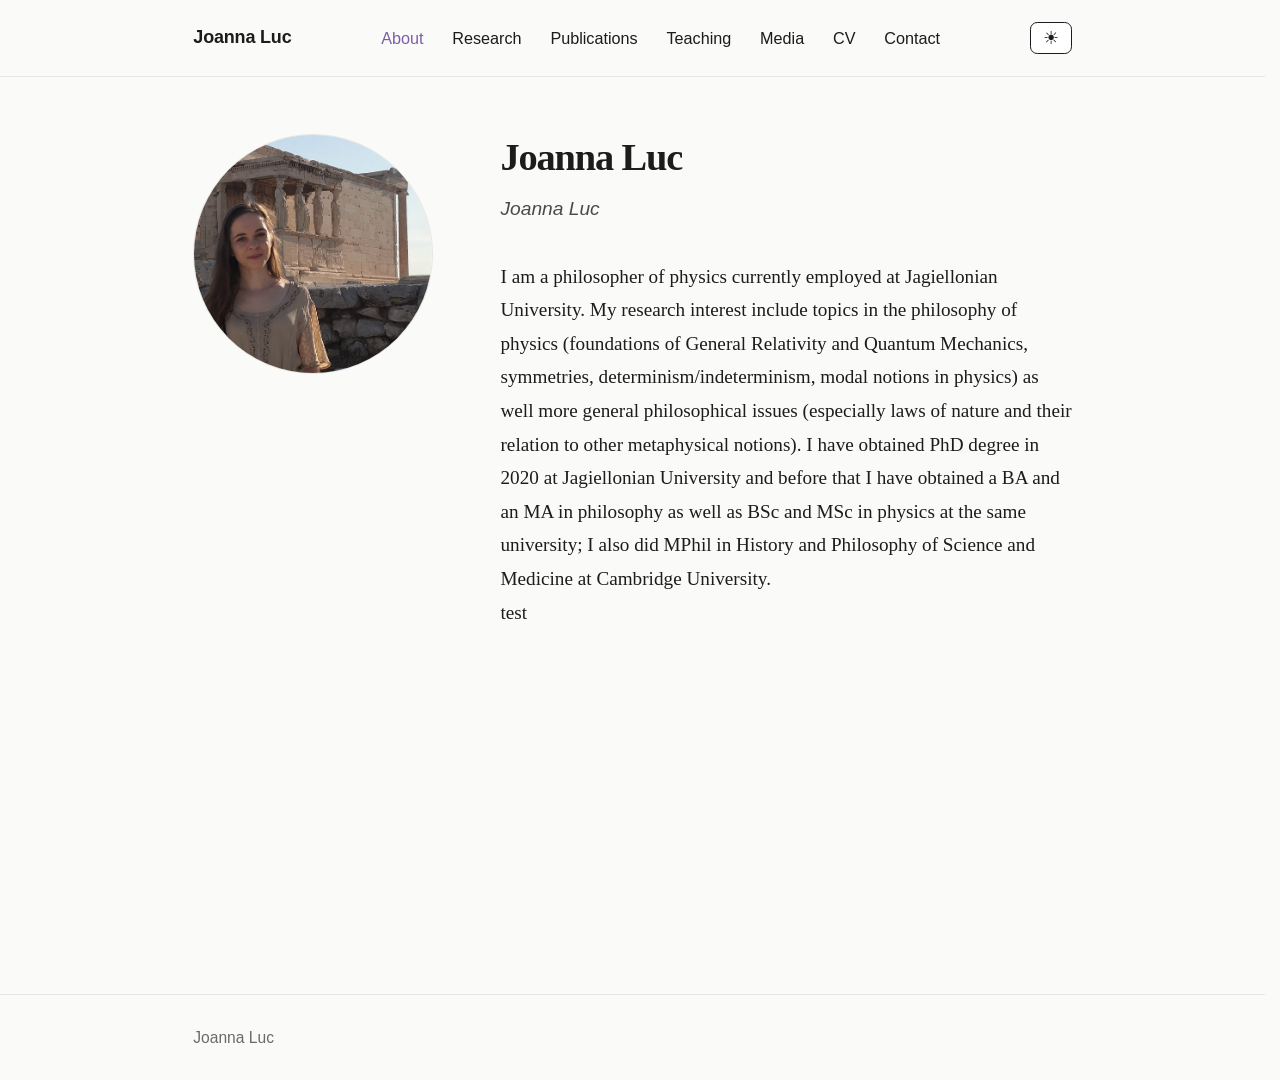
<file: index.html>
<!DOCTYPE html>
<html lang="en" id="htmlRoot">
<head>
  <meta charset="UTF-8">
  <meta name="viewport" content="width=device-width, initial-scale=1.0">

  
  <title>About — Joanna Luc — Academic Portfolio</title>
  <meta name="description" content="Joanna Luc">
  <meta name="author"      content="Joanna Luc">
  <link rel="canonical" href="https://joannaluc.github.io/">

  
  <meta property="og:type"        content="website">
  <meta property="og:title"       content="About — Joanna Luc — Academic Portfolio">
  <meta property="og:description" content="Joanna Luc">
  <meta property="og:site_name"   content="Joanna Luc — Academic Portfolio">
  <meta property="og:url"       content="https://joannaluc.github.io/">
  

  
  <meta name="twitter:card"        content="summary">
  <meta name="twitter:title"       content="About — Joanna Luc — Academic Portfolio">
  <meta name="twitter:description" content="Joanna Luc">
  
  

  
  <link rel="alternate" type="application/rss+xml"
        title="Joanna Luc — Publications"
        href="https://joannaluc.github.io/feed.xml">

  
  <script type="application/ld+json">
  {
    "@context": "https://schema.org",
    "@type": "Person",
    "name": "Joanna Luc", "url": "https://joannaluc.github.io", "jobTitle": "Joanna Luc", "description": "I am a philosopher of physics currently employed at Jagiellonian University. My research interest include topics in the philosophy of physics (foundations of General Relativity and Quantum Mechanics, ", "affiliation": { "@type": "Organization", "name": "Uniwersytet Jagielloński" }
  }
  </script>

  
  
  <script type="application/ld+json">
  {
    "@context": "https://schema.org",
    "@type": "WebSite",
    "name": "Joanna Luc — Academic Portfolio",
    "url": "https://joannaluc.github.io"
  }
  </script>
  

  
  <link rel="preconnect" href="https://doi.org">

  
  <script>try{if(localStorage.getItem('theme')==='dark')document.documentElement.setAttribute('data-theme','dark')}catch(e){}</script>

  
  <link rel="stylesheet" href="/css/main.css">
  
  <style>html { zoom: 120%; }</style>
  
</head>
<body data-theme-color="violet">

  <header class="site-header">
    <div class="container header-inner">
      <a href="/" class="site-name">Joanna Luc</a>
      <button class="nav-toggle" id="navToggle" aria-label="Menu">
        <span></span><span></span><span></span>
      </button>
      <nav class="site-nav" id="siteNav" aria-label="Main navigation">
        
        
        <a href="/about/" class="nav-link active">About</a>
        
        
        
        <a href="/research/" class="nav-link ">Research</a>
        
        
        
        <a href="/publications/" class="nav-link ">Publications</a>
        
        
        
        <a href="/teaching/" class="nav-link ">Teaching</a>
        
        
        
        <a href="/media/" class="nav-link ">Media</a>
        
        
        
        <a href="/cv/" class="nav-link ">CV</a>
        
        
        
        <a href="/contact/" class="nav-link ">Contact</a>
        
        
      </nav>
      <button class="theme-toggle" id="themeToggle" aria-label="Toggle dark mode" title="Tryb ciemny / jasny">☀</button>
    </div>
  </header>

  <main class="site-main" id="main-content">
    <div class="container">
      


  
    <section class="about-section">
  <div class="about-inner">

    <div class="about-photo-wrap">
      
      <div class="about-photo-frame about-photo--circle">
        <img
          src="/uploads/1774572764357-342344.jpg"
          alt="Joanna Luc"
          class="about-photo-img"
          style="object-position: 72.9% 26.1%; transform: scale(1.00); transform-origin: 72.9% 26.1%;"
        />
      </div>
      
    </div>

    <div class="about-text">
      <h1 class="about-name">Joanna Luc</h1>
      
      <p class="about-tagline">Joanna Luc</p>
      
      <div class="about-bio">
        
          I am a philosopher of physics currently employed at Jagiellonian University. My research interest include topics in the philosophy of physics (foundations of General Relativity and Quantum Mechanics, symmetries, determinism/indeterminism, modal notions in physics) as well more general philosophical issues (especially laws of nature and their relation to other metaphysical notions). I have obtained PhD degree in 2020 at Jagiellonian University and before that I have obtained a BA and an MA in philosophy as well as BSc and MSc in physics at the same university; I also did MPhil in History and Philosophy of Science and Medicine at Cambridge University.<br>test
        
      </div>
    </div>

  </div>
</section>

  



    </div>
  </main>

  <footer class="site-footer">
    <div class="container">
      <p>Joanna Luc</p>
    </div>
  </footer>

  <script src="/js/main.js"></script>
</body>
</html>
</file>
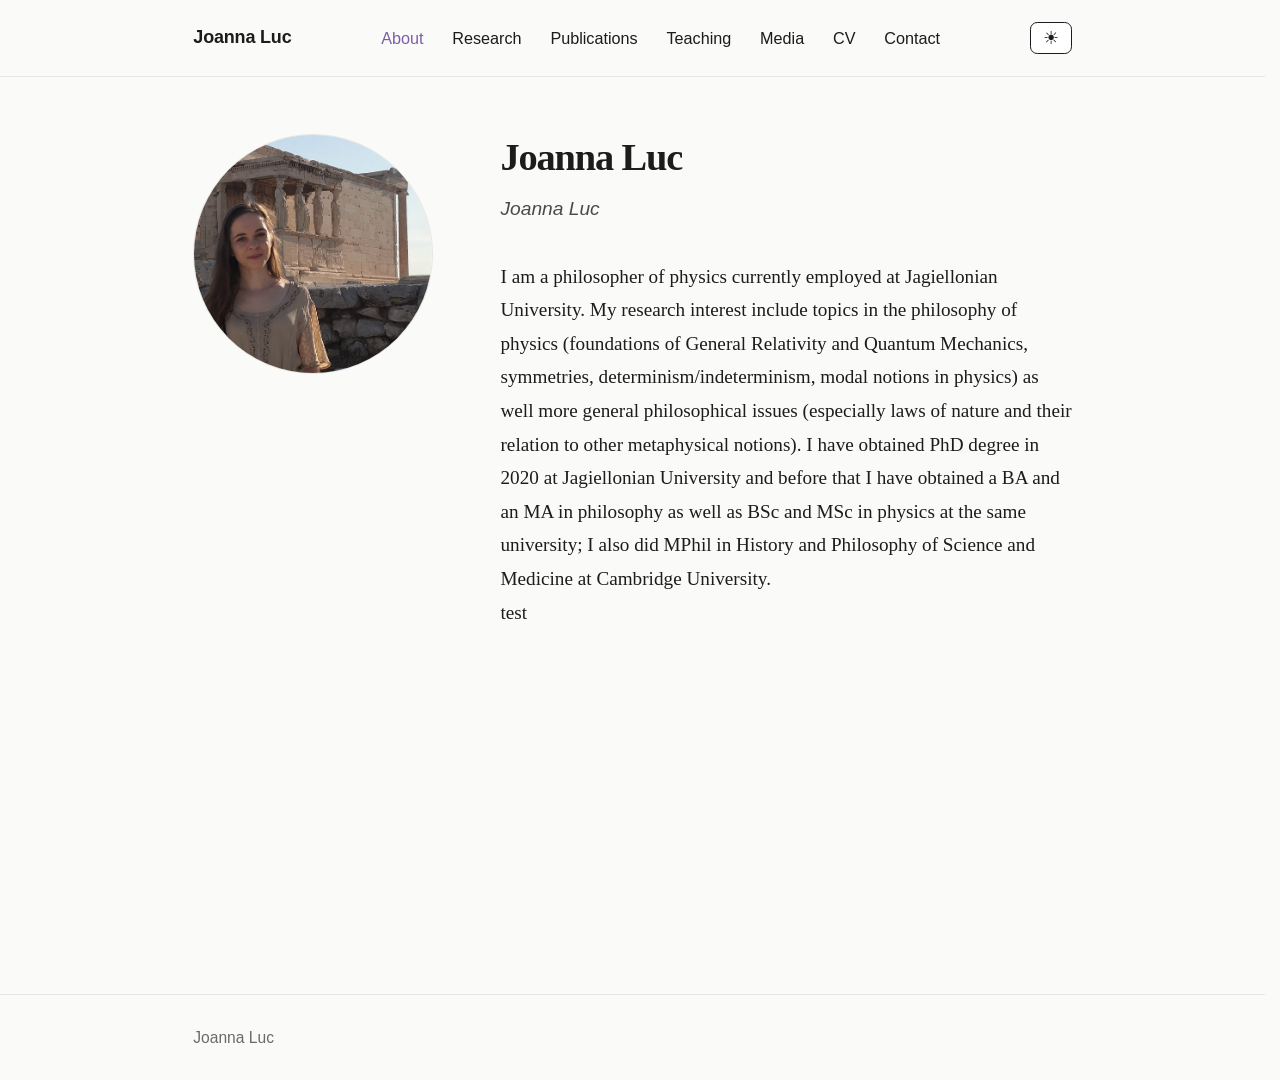
<file: about/index.html>
<!DOCTYPE html>
<html lang="en" id="htmlRoot">
<head>
  <meta charset="UTF-8">
  <meta name="viewport" content="width=device-width, initial-scale=1.0">

  
  <title>About — Joanna Luc — Academic Portfolio</title>
  <meta name="description" content="Joanna Luc">
  <meta name="author"      content="Joanna Luc">
  <link rel="canonical" href="https://joannaluc.github.io/about/">

  
  <meta property="og:type"        content="website">
  <meta property="og:title"       content="About — Joanna Luc — Academic Portfolio">
  <meta property="og:description" content="Joanna Luc">
  <meta property="og:site_name"   content="Joanna Luc — Academic Portfolio">
  <meta property="og:url"       content="https://joannaluc.github.io/about/">
  

  
  <meta name="twitter:card"        content="summary">
  <meta name="twitter:title"       content="About — Joanna Luc — Academic Portfolio">
  <meta name="twitter:description" content="Joanna Luc">
  
  

  
  <link rel="alternate" type="application/rss+xml"
        title="Joanna Luc — Publications"
        href="https://joannaluc.github.io/feed.xml">

  
  <script type="application/ld+json">
  {
    "@context": "https://schema.org",
    "@type": "Person",
    "name": "Joanna Luc", "url": "https://joannaluc.github.io", "jobTitle": "Joanna Luc", "description": "I am a philosopher of physics currently employed at Jagiellonian University. My research interest include topics in the philosophy of physics (foundations of General Relativity and Quantum Mechanics, ", "affiliation": { "@type": "Organization", "name": "Uniwersytet Jagielloński" }
  }
  </script>

  
  
  <script type="application/ld+json">
  {
    "@context": "https://schema.org",
    "@type": "WebSite",
    "name": "Joanna Luc — Academic Portfolio",
    "url": "https://joannaluc.github.io"
  }
  </script>
  

  
  <link rel="preconnect" href="https://doi.org">

  
  <script>try{if(localStorage.getItem('theme')==='dark')document.documentElement.setAttribute('data-theme','dark')}catch(e){}</script>

  
  <link rel="stylesheet" href="/css/main.css">
  
  <style>html { zoom: 120%; }</style>
  
</head>
<body data-theme-color="violet">

  <header class="site-header">
    <div class="container header-inner">
      <a href="/" class="site-name">Joanna Luc</a>
      <button class="nav-toggle" id="navToggle" aria-label="Menu">
        <span></span><span></span><span></span>
      </button>
      <nav class="site-nav" id="siteNav" aria-label="Main navigation">
        
        
        <a href="/about/" class="nav-link active">About</a>
        
        
        
        <a href="/research/" class="nav-link ">Research</a>
        
        
        
        <a href="/publications/" class="nav-link ">Publications</a>
        
        
        
        <a href="/teaching/" class="nav-link ">Teaching</a>
        
        
        
        <a href="/media/" class="nav-link ">Media</a>
        
        
        
        <a href="/cv/" class="nav-link ">CV</a>
        
        
        
        <a href="/contact/" class="nav-link ">Contact</a>
        
        
      </nav>
      <button class="theme-toggle" id="themeToggle" aria-label="Toggle dark mode" title="Tryb ciemny / jasny">☀</button>
    </div>
  </header>

  <main class="site-main" id="main-content">
    <div class="container">
      
  
    <section class="about-section">
  <div class="about-inner">

    <div class="about-photo-wrap">
      
      <div class="about-photo-frame about-photo--circle">
        <img
          src="/uploads/1774572764357-342344.jpg"
          alt="Joanna Luc"
          class="about-photo-img"
          style="object-position: 72.9% 26.1%; transform: scale(1.00); transform-origin: 72.9% 26.1%;"
        />
      </div>
      
    </div>

    <div class="about-text">
      <h1 class="about-name">Joanna Luc</h1>
      
      <p class="about-tagline">Joanna Luc</p>
      
      <div class="about-bio">
        
          I am a philosopher of physics currently employed at Jagiellonian University. My research interest include topics in the philosophy of physics (foundations of General Relativity and Quantum Mechanics, symmetries, determinism/indeterminism, modal notions in physics) as well more general philosophical issues (especially laws of nature and their relation to other metaphysical notions). I have obtained PhD degree in 2020 at Jagiellonian University and before that I have obtained a BA and an MA in philosophy as well as BSc and MSc in physics at the same university; I also did MPhil in History and Philosophy of Science and Medicine at Cambridge University.<br>test
        
      </div>
    </div>

  </div>
</section>

  


    </div>
  </main>

  <footer class="site-footer">
    <div class="container">
      <p>Joanna Luc</p>
    </div>
  </footer>

  <script src="/js/main.js"></script>
</body>
</html>
</file>
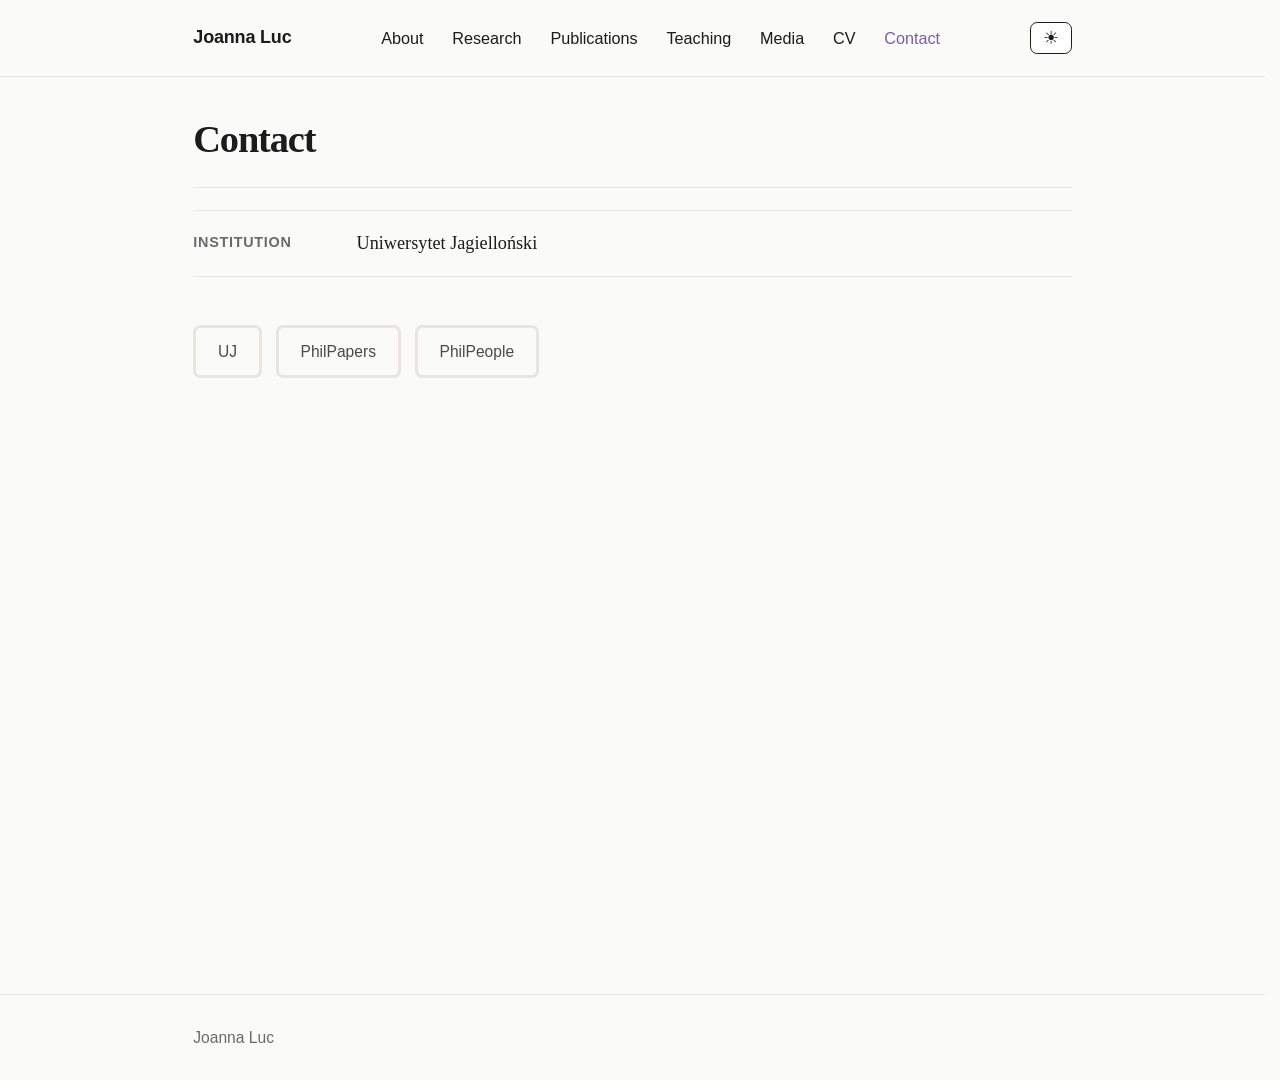
<file: contact/index.html>
<!DOCTYPE html>
<html lang="en" id="htmlRoot">
<head>
  <meta charset="UTF-8">
  <meta name="viewport" content="width=device-width, initial-scale=1.0">

  
  <title>Contact — Joanna Luc — Academic Portfolio</title>
  <meta name="description" content="Contact Joanna Luc at Uniwersytet Jagielloński.">
  <meta name="author"      content="Joanna Luc">
  <link rel="canonical" href="https://joannaluc.github.io/contact/">

  
  <meta property="og:type"        content="website">
  <meta property="og:title"       content="Contact — Joanna Luc — Academic Portfolio">
  <meta property="og:description" content="Contact Joanna Luc at Uniwersytet Jagielloński.">
  <meta property="og:site_name"   content="Joanna Luc — Academic Portfolio">
  <meta property="og:url"       content="https://joannaluc.github.io/contact/">
  

  
  <meta name="twitter:card"        content="summary">
  <meta name="twitter:title"       content="Contact — Joanna Luc — Academic Portfolio">
  <meta name="twitter:description" content="Contact Joanna Luc at Uniwersytet Jagielloński.">
  
  

  
  <link rel="alternate" type="application/rss+xml"
        title="Joanna Luc — Publications"
        href="https://joannaluc.github.io/feed.xml">

  
  <script type="application/ld+json">
  {
    "@context": "https://schema.org",
    "@type": "Person",
    "name": "Joanna Luc", "url": "https://joannaluc.github.io", "jobTitle": "Joanna Luc", "description": "I am a philosopher of physics currently employed at Jagiellonian University. My research interest include topics in the philosophy of physics (foundations of General Relativity and Quantum Mechanics, ", "affiliation": { "@type": "Organization", "name": "Uniwersytet Jagielloński" }
  }
  </script>

  
  
  <script type="application/ld+json">
  {
    "@context": "https://schema.org",
    "@type": "WebSite",
    "name": "Joanna Luc — Academic Portfolio",
    "url": "https://joannaluc.github.io"
  }
  </script>
  

  
  <link rel="preconnect" href="https://doi.org">

  
  <script>try{if(localStorage.getItem('theme')==='dark')document.documentElement.setAttribute('data-theme','dark')}catch(e){}</script>

  
  <link rel="stylesheet" href="/css/main.css">
  
  <style>html { zoom: 120%; }</style>
  
</head>
<body data-theme-color="violet">

  <header class="site-header">
    <div class="container header-inner">
      <a href="/" class="site-name">Joanna Luc</a>
      <button class="nav-toggle" id="navToggle" aria-label="Menu">
        <span></span><span></span><span></span>
      </button>
      <nav class="site-nav" id="siteNav" aria-label="Main navigation">
        
        
        <a href="/about/" class="nav-link ">About</a>
        
        
        
        <a href="/research/" class="nav-link ">Research</a>
        
        
        
        <a href="/publications/" class="nav-link ">Publications</a>
        
        
        
        <a href="/teaching/" class="nav-link ">Teaching</a>
        
        
        
        <a href="/media/" class="nav-link ">Media</a>
        
        
        
        <a href="/cv/" class="nav-link ">CV</a>
        
        
        
        <a href="/contact/" class="nav-link active">Contact</a>
        
        
      </nav>
      <button class="theme-toggle" id="themeToggle" aria-label="Toggle dark mode" title="Tryb ciemny / jasny">☀</button>
    </div>
  </header>

  <main class="site-main" id="main-content">
    <div class="container">
      
  
    <section class="page-section">
  <h1 class="page-title">Contact</h1>

  <div class="contact-block">
    

    
    <div class="contact-row">
      <span class="contact-label">Institution</span>
      <span class="contact-value">Uniwersytet Jagielloński</span>
    </div>
    

    
  </div>

  
  <div class="contact-links">
    
    
    
    
    
    
    <a href="https://filozofia.uj.edu.pl/joanna-luc" target="_blank" rel="noopener" class="contact-link">UJ</a>
    
    
    
    <a href="https://philpapers.org/s/Joanna%20Luc" target="_blank" rel="noopener" class="contact-link">PhilPapers</a>
    
    
    
    <a href="https://philpeople.org/profiles/joanna-luc" target="_blank" rel="noopener" class="contact-link">PhilPeople</a>
    
    
  </div>
  

</section>

  


    </div>
  </main>

  <footer class="site-footer">
    <div class="container">
      <p>Joanna Luc</p>
    </div>
  </footer>

  <script src="/js/main.js"></script>
</body>
</html>
</file>
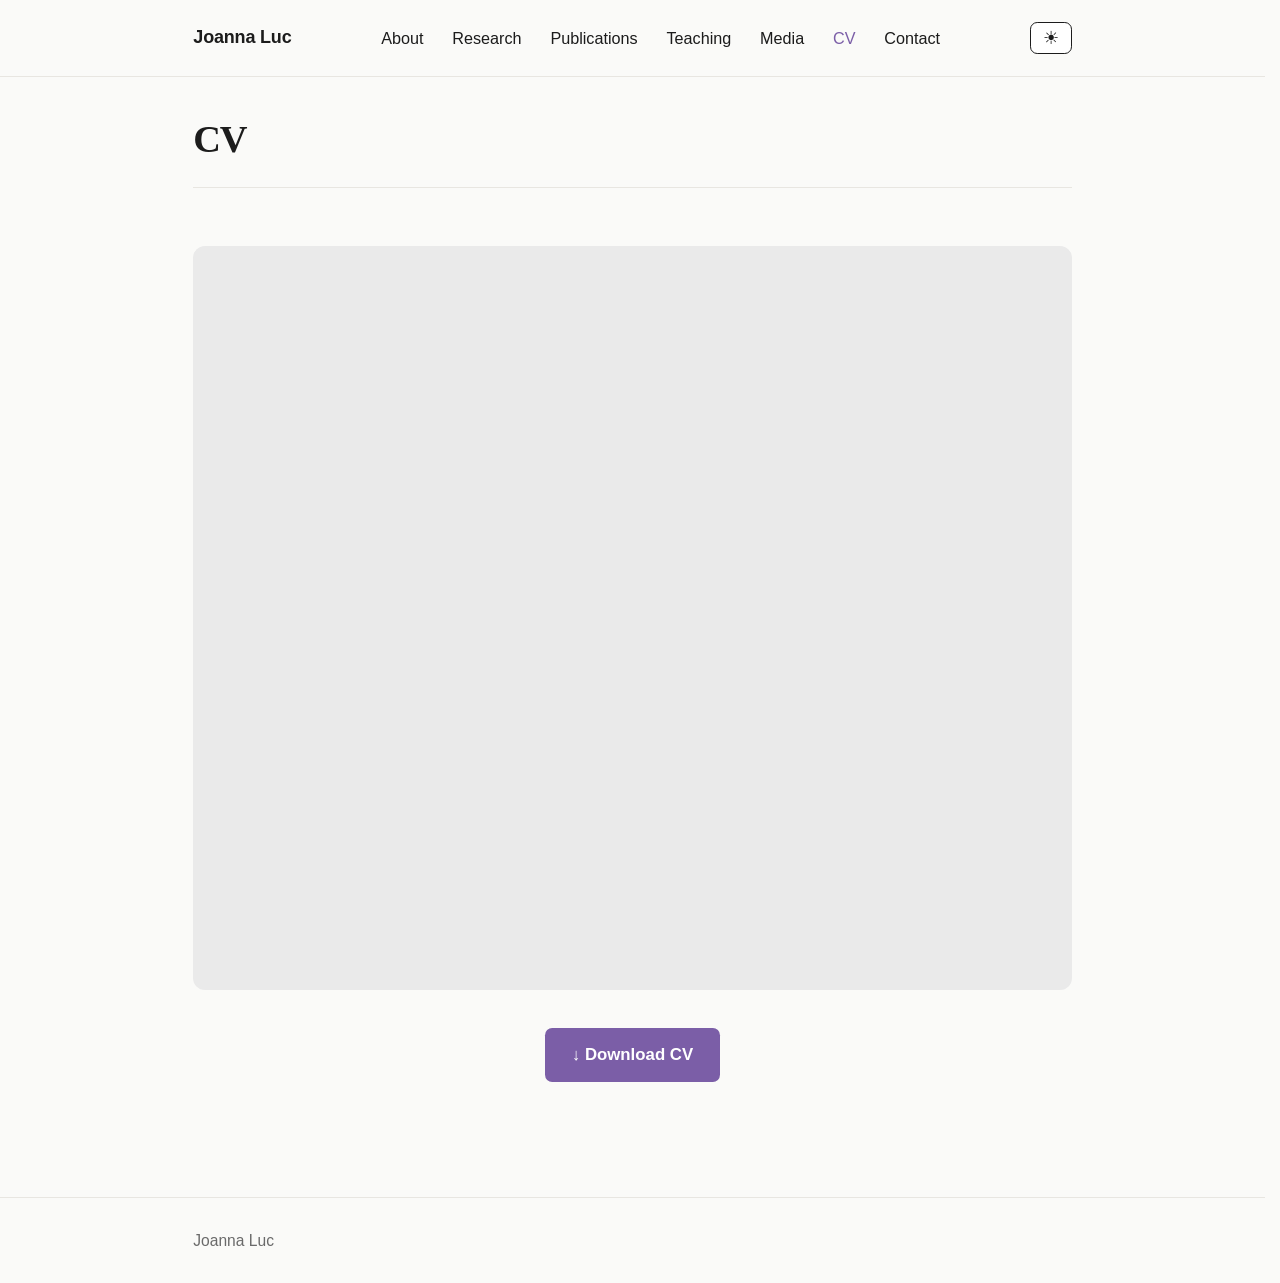
<file: cv/index.html>
<!DOCTYPE html>
<html lang="en" id="htmlRoot">
<head>
  <meta charset="UTF-8">
  <meta name="viewport" content="width=device-width, initial-scale=1.0">

  
  <title>CV — Joanna Luc — Academic Portfolio</title>
  <meta name="description" content="Curriculum Vitae of Joanna Luc — education, experience, and awards.">
  <meta name="author"      content="Joanna Luc">
  <link rel="canonical" href="https://joannaluc.github.io/cv/">

  
  <meta property="og:type"        content="website">
  <meta property="og:title"       content="CV — Joanna Luc — Academic Portfolio">
  <meta property="og:description" content="Curriculum Vitae of Joanna Luc — education, experience, and awards.">
  <meta property="og:site_name"   content="Joanna Luc — Academic Portfolio">
  <meta property="og:url"       content="https://joannaluc.github.io/cv/">
  

  
  <meta name="twitter:card"        content="summary">
  <meta name="twitter:title"       content="CV — Joanna Luc — Academic Portfolio">
  <meta name="twitter:description" content="Curriculum Vitae of Joanna Luc — education, experience, and awards.">
  
  

  
  <link rel="alternate" type="application/rss+xml"
        title="Joanna Luc — Publications"
        href="https://joannaluc.github.io/feed.xml">

  
  <script type="application/ld+json">
  {
    "@context": "https://schema.org",
    "@type": "Person",
    "name": "Joanna Luc", "url": "https://joannaluc.github.io", "jobTitle": "Joanna Luc", "description": "I am a philosopher of physics currently employed at Jagiellonian University. My research interest include topics in the philosophy of physics (foundations of General Relativity and Quantum Mechanics, ", "affiliation": { "@type": "Organization", "name": "Uniwersytet Jagielloński" }
  }
  </script>

  
  
  <script type="application/ld+json">
  {
    "@context": "https://schema.org",
    "@type": "WebSite",
    "name": "Joanna Luc — Academic Portfolio",
    "url": "https://joannaluc.github.io"
  }
  </script>
  

  
  <link rel="preconnect" href="https://doi.org">

  
  <script>try{if(localStorage.getItem('theme')==='dark')document.documentElement.setAttribute('data-theme','dark')}catch(e){}</script>

  
  <link rel="stylesheet" href="/css/main.css">
  
  <style>html { zoom: 120%; }</style>
  
</head>
<body data-theme-color="violet">

  <header class="site-header">
    <div class="container header-inner">
      <a href="/" class="site-name">Joanna Luc</a>
      <button class="nav-toggle" id="navToggle" aria-label="Menu">
        <span></span><span></span><span></span>
      </button>
      <nav class="site-nav" id="siteNav" aria-label="Main navigation">
        
        
        <a href="/about/" class="nav-link ">About</a>
        
        
        
        <a href="/research/" class="nav-link ">Research</a>
        
        
        
        <a href="/publications/" class="nav-link ">Publications</a>
        
        
        
        <a href="/teaching/" class="nav-link ">Teaching</a>
        
        
        
        <a href="/media/" class="nav-link ">Media</a>
        
        
        
        <a href="/cv/" class="nav-link active">CV</a>
        
        
        
        <a href="/contact/" class="nav-link ">Contact</a>
        
        
      </nav>
      <button class="theme-toggle" id="themeToggle" aria-label="Toggle dark mode" title="Tryb ciemny / jasny">☀</button>
    </div>
  </header>

  <main class="site-main" id="main-content">
    <div class="container">
      
  
    <section class="page-section">
  <h1 class="page-title">CV</h1>

  

    
    
    <div class="cv-pdf">
      <div class="cv-iframe-wrap">
        <iframe src="/uploads/1774570576528-636989.pdf#navpanes=0" class="cv-iframe" title="CV PDF"></iframe>
      </div>
    </div>

    
    
  

    
    
    <div class="cv-actions">
      <a href="/uploads/1774570576528-636989.pdf" target="_blank" rel="noopener" class="btn-download">
        ↓ Download CV
      </a>
    </div>

    
    
  

    
    
  

    
    
  

    
    
  

</section>

  


    </div>
  </main>

  <footer class="site-footer">
    <div class="container">
      <p>Joanna Luc</p>
    </div>
  </footer>

  <script src="/js/main.js"></script>
</body>
</html>
</file>
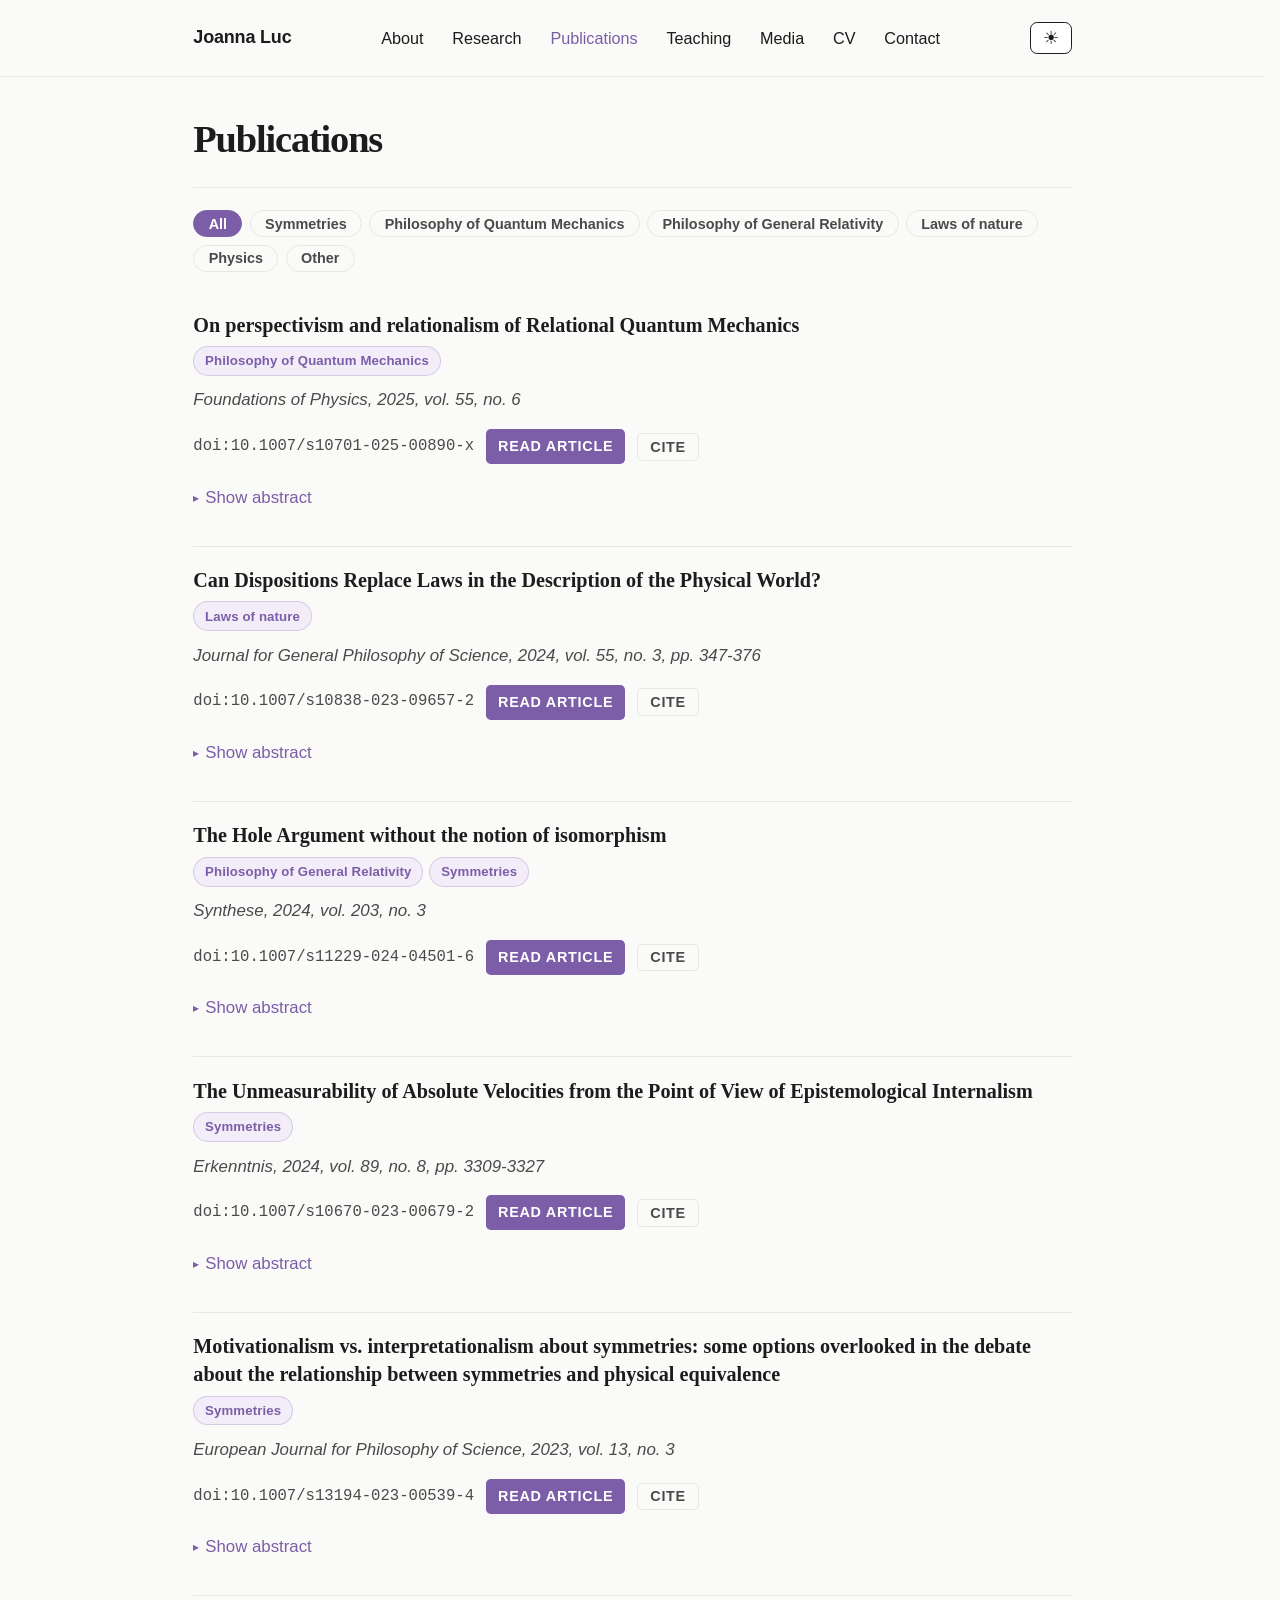
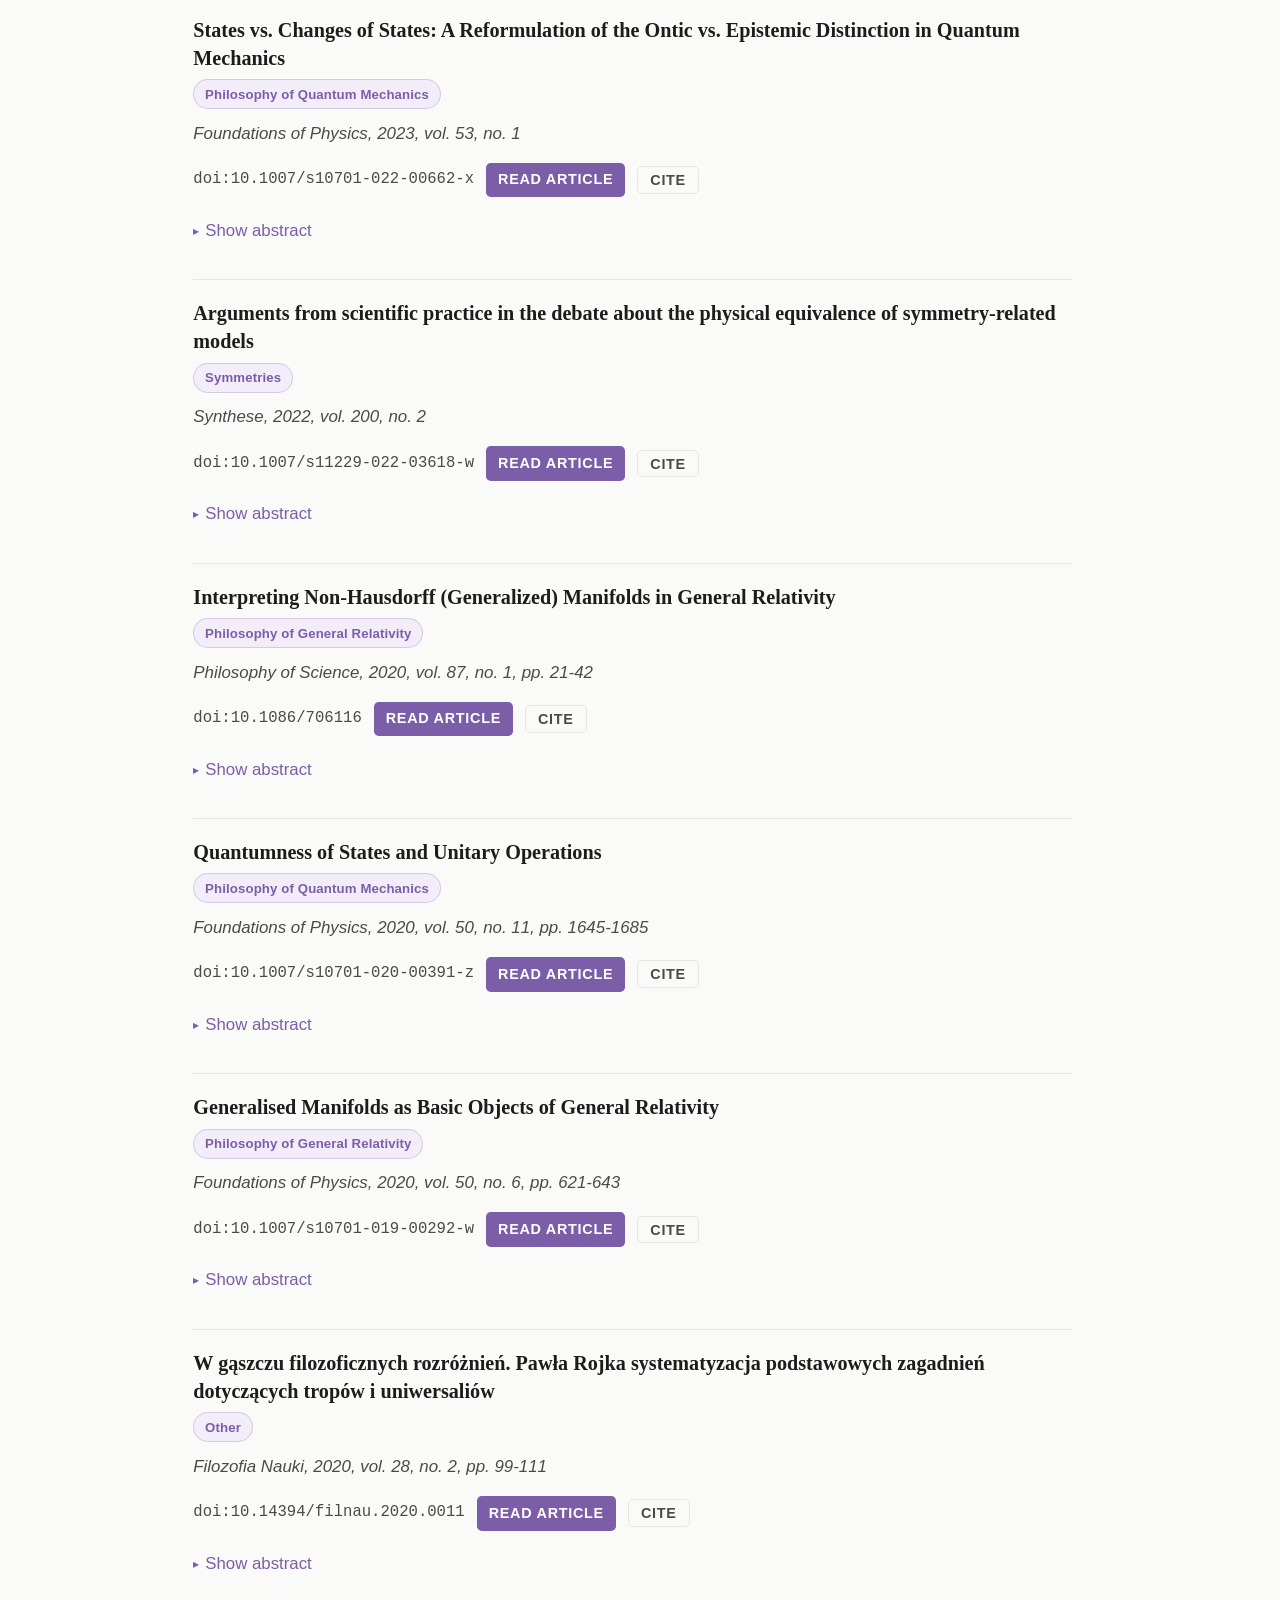
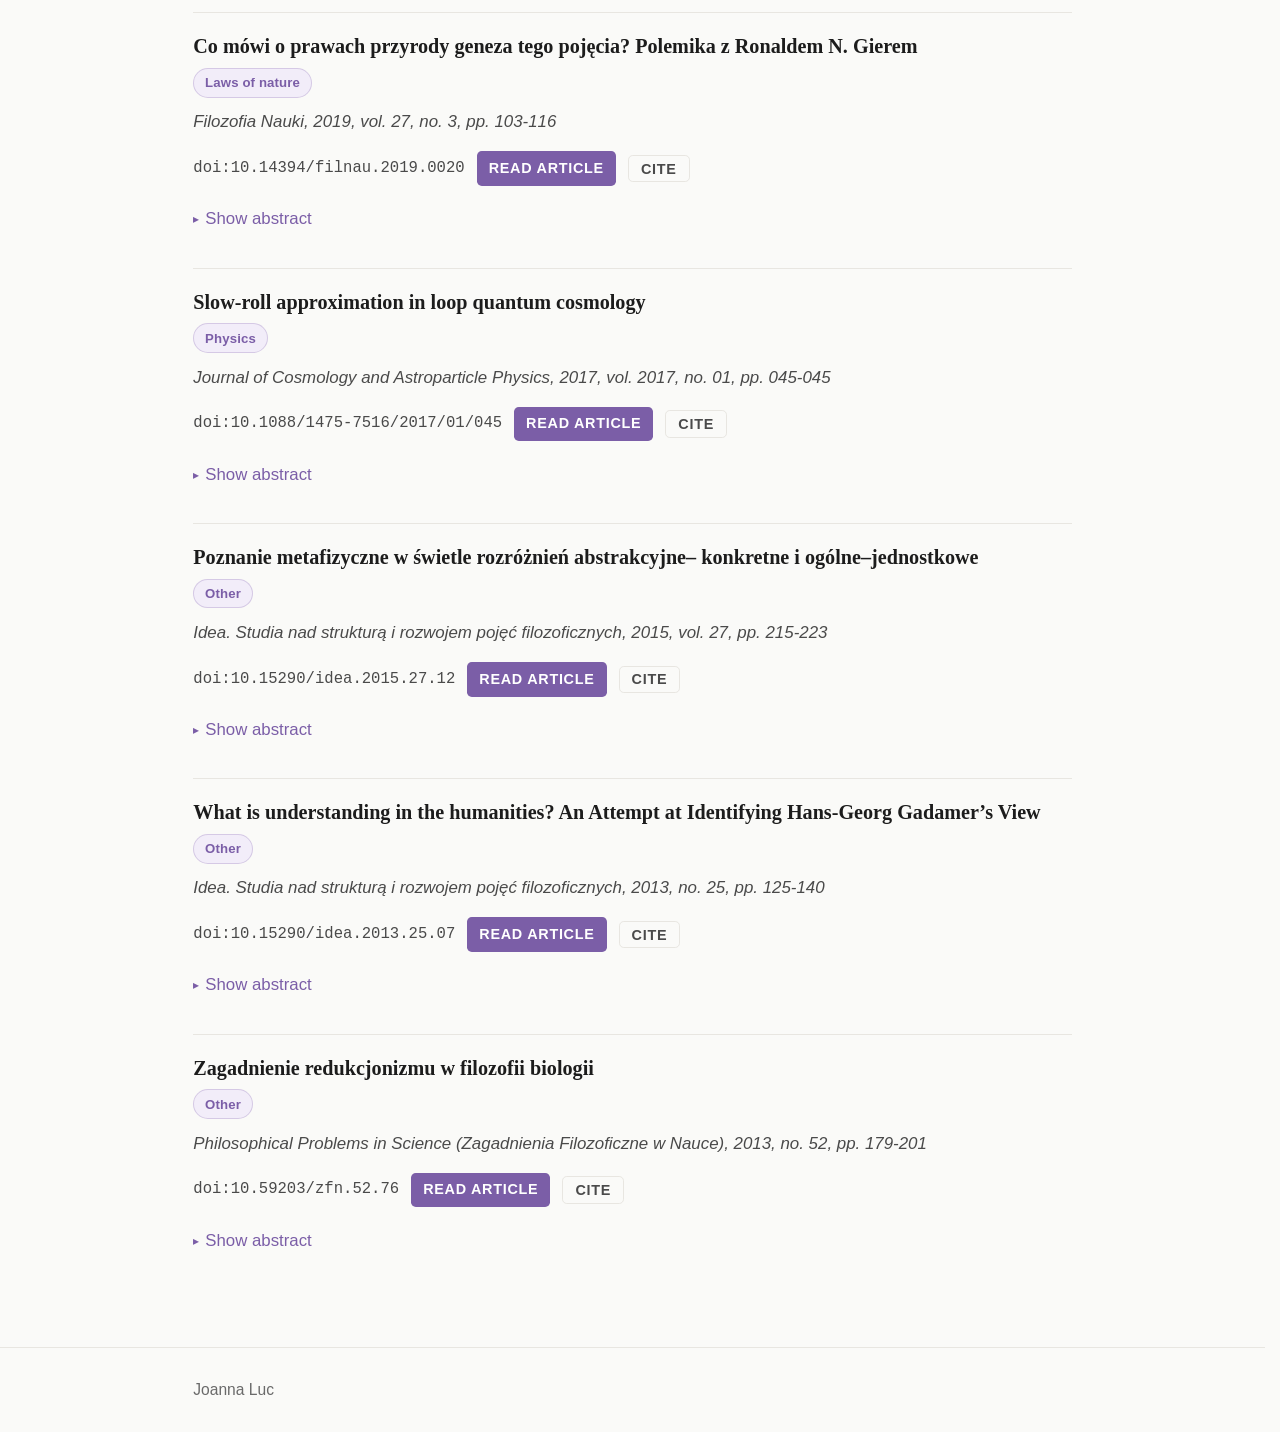
<file: publications/index.html>
<!DOCTYPE html>
<html lang="en" id="htmlRoot">
<head>
  <meta charset="UTF-8">
  <meta name="viewport" content="width=device-width, initial-scale=1.0">

  
  <title>Publications — Joanna Luc — Academic Portfolio</title>
  <meta name="description" content="Academic publications by Joanna Luc. Journal articles, book chapters, and conference papers.">
  <meta name="author"      content="Joanna Luc">
  <link rel="canonical" href="https://joannaluc.github.io/publications/">

  
  <meta property="og:type"        content="website">
  <meta property="og:title"       content="Publications — Joanna Luc — Academic Portfolio">
  <meta property="og:description" content="Academic publications by Joanna Luc. Journal articles, book chapters, and conference papers.">
  <meta property="og:site_name"   content="Joanna Luc — Academic Portfolio">
  <meta property="og:url"       content="https://joannaluc.github.io/publications/">
  

  
  <meta name="twitter:card"        content="summary">
  <meta name="twitter:title"       content="Publications — Joanna Luc — Academic Portfolio">
  <meta name="twitter:description" content="Academic publications by Joanna Luc. Journal articles, book chapters, and conference papers.">
  
  

  
  <link rel="alternate" type="application/rss+xml"
        title="Joanna Luc — Publications"
        href="https://joannaluc.github.io/feed.xml">

  
  <script type="application/ld+json">
  {
    "@context": "https://schema.org",
    "@type": "Person",
    "name": "Joanna Luc", "url": "https://joannaluc.github.io", "jobTitle": "Joanna Luc", "description": "I am a philosopher of physics currently employed at Jagiellonian University. My research interest include topics in the philosophy of physics (foundations of General Relativity and Quantum Mechanics, ", "affiliation": { "@type": "Organization", "name": "Uniwersytet Jagielloński" }
  }
  </script>

  
  
  <script type="application/ld+json">
  {
    "@context": "https://schema.org",
    "@type": "WebSite",
    "name": "Joanna Luc — Academic Portfolio",
    "url": "https://joannaluc.github.io"
  }
  </script>
  

  
  <link rel="preconnect" href="https://doi.org">

  
  <script>try{if(localStorage.getItem('theme')==='dark')document.documentElement.setAttribute('data-theme','dark')}catch(e){}</script>

  
  <link rel="stylesheet" href="/css/main.css">
  
  <style>html { zoom: 120%; }</style>
  
</head>
<body data-theme-color="violet">

  <header class="site-header">
    <div class="container header-inner">
      <a href="/" class="site-name">Joanna Luc</a>
      <button class="nav-toggle" id="navToggle" aria-label="Menu">
        <span></span><span></span><span></span>
      </button>
      <nav class="site-nav" id="siteNav" aria-label="Main navigation">
        
        
        <a href="/about/" class="nav-link ">About</a>
        
        
        
        <a href="/research/" class="nav-link ">Research</a>
        
        
        
        <a href="/publications/" class="nav-link active">Publications</a>
        
        
        
        <a href="/teaching/" class="nav-link ">Teaching</a>
        
        
        
        <a href="/media/" class="nav-link ">Media</a>
        
        
        
        <a href="/cv/" class="nav-link ">CV</a>
        
        
        
        <a href="/contact/" class="nav-link ">Contact</a>
        
        
      </nav>
      <button class="theme-toggle" id="themeToggle" aria-label="Toggle dark mode" title="Tryb ciemny / jasny">☀</button>
    </div>
  </header>

  <main class="site-main" id="main-content">
    <div class="container">
      
  
    <section class="page-section">
  <h1 class="page-title">Publications</h1>

  

  
  <div class="pub-filter-bar" id="pubFilterBar" role="group" aria-label="Filter by topic">
    <button class="pub-filter-btn active" data-tag="all">All</button>
    
    <button class="pub-filter-btn" data-tag="Symmetries">Symmetries</button>
    
    <button class="pub-filter-btn" data-tag="Philosophy of Quantum Mechanics">Philosophy of Quantum Mechanics</button>
    
    <button class="pub-filter-btn" data-tag="Philosophy of General Relativity">Philosophy of General Relativity</button>
    
    <button class="pub-filter-btn" data-tag="Laws of nature">Laws of nature</button>
    
    <button class="pub-filter-btn" data-tag="Physics">Physics</button>
    
    <button class="pub-filter-btn" data-tag="Other">Other</button>
    
  </div>
  

  
  <div class="publications-list" id="publicationsList">
    
    <div class="pub-card" data-pub-tags="Philosophy of Quantum Mechanics">
      <h3 class="pub-title">On perspectivism and relationalism of Relational Quantum Mechanics</h3>

      
      
      <div class="pub-tags">
        
        <span class="pub-tag-pill">Philosophy of Quantum Mechanics</span>
        
      </div>
      

      
      <p class="pub-source">
        Foundations of Physics, 2025, vol. 55, no. 6
      </p>
      

      <div class="pub-links">
        
        <a href="https://doi.org/10.1007/s10701-025-00890-x" target="_blank" rel="noopener" class="pub-link pub-link--doi">doi:10.1007/s10701-025-00890-x</a>
        
        
        <a href="https://doi.org/10.1007/s10701-025-00890-x" target="_blank" rel="noopener" class="pub-link pub-link--read">Read article</a>
        
        <button class="pub-link pub-link--cite" type="button"
          data-title="On perspectivism and relationalism of Relational Quantum Mechanics"
          data-authors="Joanna Luc, Tomasz Placek"
          data-source="Foundations of Physics"
          data-year="2025"
          data-volume="55"
          data-issue="6"
          data-pages=""
          data-doi="10.1007/s10701-025-00890-x">
          Cite
        </button>
      </div>

      
      <div class="pub-abstract">
        <button class="abstract-toggle" type="button" aria-expanded="false"><span class="abstract-toggle-label">Show abstract</span></button>
        <div class="abstract-body">
          <p>This paper discusses perspectivism and relationalism in the two versions of Relational Quantum Mechanics (RQM): that initiated by Rovelli (Int. J. Theor. Phys., 35(8), 1637–1678 1996) and the other, by Adlam and Rovelli (Philos. Phys., 1(1) 2023). To this end, we offer a substantial discussion of this interpretation. We investigate the issue of the disagreement of results between different observers; distinguish four senses of agreement: strong, weak, very weak, and perspectival; and argue that the old version guarantees only the very weak and perspectival agreement, whereas the new version guarantees the weak agreement as well. The problem that individuals in RQM need to be propertyless when they do not interact is also investigated. Concerning the issue of probabilities in RQM, we argue that to express probabilities involving events relative to different systems, a new kind of probability spaces needs to be devised. The final problem that we identify concerns underspecified dynamics; we argue that some additional postulates are indispensable to make RQM’s dynamics fully specified. The last two points lead to the conclusion that, contrary to declarations of RQM proponents, this interpretation requires some modifications of quantum formalism and not merely conceptual changes. Finally, concerning the problem of testimony, while the new version of RQM was devised to solve it, we argue that in the old version, this problem can be alleviated to the extent that perspectivism permits.</p>
        </div>
      </div>
      
    </div>
    
    <div class="pub-card" data-pub-tags="Laws of nature">
      <h3 class="pub-title">Can Dispositions Replace Laws in the Description of the Physical World?</h3>

      
      
      <div class="pub-tags">
        
        <span class="pub-tag-pill">Laws of nature</span>
        
      </div>
      

      
      <p class="pub-source">
        Journal for General Philosophy of Science, 2024, vol. 55, no. 3, pp. 347-376
      </p>
      

      <div class="pub-links">
        
        <a href="https://doi.org/10.1007/s10838-023-09657-2" target="_blank" rel="noopener" class="pub-link pub-link--doi">doi:10.1007/s10838-023-09657-2</a>
        
        
        <a href="https://doi.org/10.1007/s10838-023-09657-2" target="_blank" rel="noopener" class="pub-link pub-link--read">Read article</a>
        
        <button class="pub-link pub-link--cite" type="button"
          data-title="Can Dispositions Replace Laws in the Description of the Physical World?"
          data-authors="Joanna Luc"
          data-source="Journal for General Philosophy of Science"
          data-year="2024"
          data-volume="55"
          data-issue="3"
          data-pages="347-376"
          data-doi="10.1007/s10838-023-09657-2">
          Cite
        </button>
      </div>

      
      <div class="pub-abstract">
        <button class="abstract-toggle" type="button" aria-expanded="false"><span class="abstract-toggle-label">Show abstract</span></button>
        <div class="abstract-body">
          <p>In this paper, it is argued that, contrary to some suggestions in the philosophical literature, dispositions cannot replace laws in the description of the physical world. If for a certain type of physical situation a well-working law-based account is available, then it is not possible to describe that situation equally well in terms of dispositions. Using an example consisting of four laws (Coulomb’s law, Newton’s law of gravitation, the rule for the composition of forces and Newton’s second law), it is shown that when one attempts to replace a law-based account with a disposition-based account, the latter turns out to be either less informative or inferior with respect to theoretical virtues, such as simplicity, unification, non-triviality of predictions and explanatory power. Laws are also better suited to deal with interactions and their screening off. Using inference to the best explanation, one can conclude from this comparison that it is laws rather than dispositions that should be included in our ontological picture of nature.</p>
        </div>
      </div>
      
    </div>
    
    <div class="pub-card" data-pub-tags="Philosophy of General Relativity|Symmetries">
      <h3 class="pub-title">The Hole Argument without the notion of isomorphism</h3>

      
      
      <div class="pub-tags">
        
        <span class="pub-tag-pill">Philosophy of General Relativity</span>
        
        <span class="pub-tag-pill">Symmetries</span>
        
      </div>
      

      
      <p class="pub-source">
        Synthese, 2024, vol. 203, no. 3
      </p>
      

      <div class="pub-links">
        
        <a href="https://doi.org/10.1007/s11229-024-04501-6" target="_blank" rel="noopener" class="pub-link pub-link--doi">doi:10.1007/s11229-024-04501-6</a>
        
        
        <a href="https://doi.org/10.1007/s11229-024-04501-6" target="_blank" rel="noopener" class="pub-link pub-link--read">Read article</a>
        
        <button class="pub-link pub-link--cite" type="button"
          data-title="The Hole Argument without the notion of isomorphism"
          data-authors="Joanna Luc"
          data-source="Synthese"
          data-year="2024"
          data-volume="203"
          data-issue="3"
          data-pages=""
          data-doi="10.1007/s11229-024-04501-6">
          Cite
        </button>
      </div>

      
      <div class="pub-abstract">
        <button class="abstract-toggle" type="button" aria-expanded="false"><span class="abstract-toggle-label">Show abstract</span></button>
        <div class="abstract-body">
          <p>In this paper, I argue that the Hole Argument can be formulated without using the notion of isomorphism, and for this reason it is not threatened by the criticism of Halvorson and Manchak (Br J Philos Sci, 2022. https://doi.org/10.1086/719193 ). Following Earman and Norton (Br J Philos Sci 38, pp. 515–525, 1987), I divide the Hole Argument into two steps: the proof of the Gauge Theorem and the transition from the Gauge Theorem to the conclusion of radical indeterminism. In the analaysis of the first step, I argue that the Gauge Theorem does not rely on the notion of isomorphism but on the notion of the diffeomorphism-invariance of the equations of local spacetime theories; however, for this approach to work, the definition of local spacetime theories needs certain amendments with respect to Earman and Norton’s formulation. In the analysis of the second step, I postulate that we should use the notion of radical indeterminism instead of indeterminism simpliciter and that we should not decide in advance what kind of maps are to be used in comparing models. Instead, we can tentatively choose some kind of maps for this purpose and check whether a given choice leads to radical indeterminism involving empirically indistinguishable models. In this way, the use of the notion of isomorphism is also avoided in the second step of the Hole Argument. A general picture is that physical equivalence can be established by means of an iterative procedure in which we examine various candidate classes of maps, and, depending on the outcomes, we need to broaden or narrow these classes. The Hole Argument can be viewed as a particular instance of this procedure.</p>
        </div>
      </div>
      
    </div>
    
    <div class="pub-card" data-pub-tags="Symmetries">
      <h3 class="pub-title">The Unmeasurability of Absolute Velocities from the Point of View of Epistemological Internalism</h3>

      
      
      <div class="pub-tags">
        
        <span class="pub-tag-pill">Symmetries</span>
        
      </div>
      

      
      <p class="pub-source">
        Erkenntnis, 2024, vol. 89, no. 8, pp. 3309-3327
      </p>
      

      <div class="pub-links">
        
        <a href="https://doi.org/10.1007/s10670-023-00679-2" target="_blank" rel="noopener" class="pub-link pub-link--doi">doi:10.1007/s10670-023-00679-2</a>
        
        
        <a href="https://doi.org/10.1007/s10670-023-00679-2" target="_blank" rel="noopener" class="pub-link pub-link--read">Read article</a>
        
        <button class="pub-link pub-link--cite" type="button"
          data-title="The Unmeasurability of Absolute Velocities from the Point of View of Epistemological Internalism"
          data-authors="Joanna Luc"
          data-source="Erkenntnis"
          data-year="2024"
          data-volume="89"
          data-issue="8"
          data-pages="3309-3327"
          data-doi="10.1007/s10670-023-00679-2">
          Cite
        </button>
      </div>

      
      <div class="pub-abstract">
        <button class="abstract-toggle" type="button" aria-expanded="false"><span class="abstract-toggle-label">Show abstract</span></button>
        <div class="abstract-body">
          <p>Absolute velocities in Newtonian mechanics are commonly regarded as unmeasurable. Roberts (Br J Philos Sci 59(2):143–168, 2008) provides a justification for this thesis which appeals to the observational indistinguishability of boost-related models of Newtonian mechanics. Middleton and Murgueitio Ramírez (Australas J Philos, 2020) criticise his argumentation by pointing out that his analysis of the notion of measurement is too restrictive, and that, under a weaker analysis (based on counterfactuals), absolute velocities are measurable. Jacobs (Australas J Philos, 2020) opposes their view, arguing that, on a properly formulated counterfactual-based account of measurement, absolute velocities are unmeasurable. However, in his argument, observational indistinguishability plays no role, even though, intuitively, it is very relevant for the issue of (un)measurability. This paper’s aim is to bring observational indistinguishability back to this discussion. I build upon the observation that there is an analogy between possible views on knowledge and justification on the one hand, and on measurement on the other. In particular, I explore the distinction between externalist and internalist approaches. Counterfactual-based accounts are all externalist, whereas the observational indistinguishability of boost-related models becomes relevant if we are interested in an internalist concept of measurement.</p>
        </div>
      </div>
      
    </div>
    
    <div class="pub-card" data-pub-tags="Symmetries">
      <h3 class="pub-title">Motivationalism vs. interpretationalism about symmetries: some options overlooked in the debate about the relationship between symmetries and physical equivalence</h3>

      
      
      <div class="pub-tags">
        
        <span class="pub-tag-pill">Symmetries</span>
        
      </div>
      

      
      <p class="pub-source">
        European Journal for Philosophy of Science, 2023, vol. 13, no. 3
      </p>
      

      <div class="pub-links">
        
        <a href="https://doi.org/10.1007/s13194-023-00539-4" target="_blank" rel="noopener" class="pub-link pub-link--doi">doi:10.1007/s13194-023-00539-4</a>
        
        
        <a href="https://doi.org/10.1007/s13194-023-00539-4" target="_blank" rel="noopener" class="pub-link pub-link--read">Read article</a>
        
        <button class="pub-link pub-link--cite" type="button"
          data-title="Motivationalism vs. interpretationalism about symmetries: some options overlooked in the debate about the relationship between symmetries and physical equivalence"
          data-authors="Joanna Luc"
          data-source="European Journal for Philosophy of Science"
          data-year="2023"
          data-volume="13"
          data-issue="3"
          data-pages=""
          data-doi="10.1007/s13194-023-00539-4">
          Cite
        </button>
      </div>

      
      <div class="pub-abstract">
        <button class="abstract-toggle" type="button" aria-expanded="false"><span class="abstract-toggle-label">Show abstract</span></button>
        <div class="abstract-body">
          <p>In the recent philosophical debate about the relationship between symmetries and physical equivalence, two approaches have been distinguished: motivationalism and interpretationalism. In this paper, I point out that there are variants of interpretationalism that have not been taken into account by the proponents of motivationalism. I also argue that some of these overlooked variants of interpretationalism are not prone to the motivationalists’ criticism and overall are the most attractive positions available.</p>
        </div>
      </div>
      
    </div>
    
    <div class="pub-card" data-pub-tags="Philosophy of Quantum Mechanics">
      <h3 class="pub-title">States vs. Changes of States: A Reformulation of the Ontic vs. Epistemic Distinction in Quantum Mechanics</h3>

      
      
      <div class="pub-tags">
        
        <span class="pub-tag-pill">Philosophy of Quantum Mechanics</span>
        
      </div>
      

      
      <p class="pub-source">
        Foundations of Physics, 2023, vol. 53, no. 1
      </p>
      

      <div class="pub-links">
        
        <a href="https://doi.org/10.1007/s10701-022-00662-x" target="_blank" rel="noopener" class="pub-link pub-link--doi">doi:10.1007/s10701-022-00662-x</a>
        
        
        <a href="https://doi.org/10.1007/s10701-022-00662-x" target="_blank" rel="noopener" class="pub-link pub-link--read">Read article</a>
        
        <button class="pub-link pub-link--cite" type="button"
          data-title="States vs. Changes of States: A Reformulation of the Ontic vs. Epistemic Distinction in Quantum Mechanics"
          data-authors="Joanna Luc"
          data-source="Foundations of Physics"
          data-year="2023"
          data-volume="53"
          data-issue="1"
          data-pages=""
          data-doi="10.1007/s10701-022-00662-x">
          Cite
        </button>
      </div>

      
      <div class="pub-abstract">
        <button class="abstract-toggle" type="button" aria-expanded="false"><span class="abstract-toggle-label">Show abstract</span></button>
        <div class="abstract-body">
          <p>In this paper, I challenge the distinction between “epistemic” and “ontic” states propounded by Harrigan and Spekkens (Found Phys 40:125–157, 2010) by pointing out that because knowledge is factive, any state that represents someone’s knowledge about a physical system thereby also represents something about the physical system itself, so there is no such thing as “mere knowledge”. This criticism leads to the reformulation of the main question of the debate: instead of asking whether a given state is ontic or epistemic, we should instead ask whether a given change of a state is ontic or epistemic. In particular, in the context of quantum mechanics, one can ask whether the collapse of the quantum state could be understood as an epistemically successful change of the observer’s beliefs about the complete state of the system that is not associated with any change in the physical reality. I argue that the answer to this question should be in the negative because it is possible that, in a series of measurements, the collapse rule tells us to update a certain state to a different one and then back to the same state; if both of these updates are merely changes of our beliefs, then they could not both be epistemically successful.</p>
        </div>
      </div>
      
    </div>
    
    <div class="pub-card" data-pub-tags="Symmetries">
      <h3 class="pub-title">Arguments from scientific practice in the debate about the physical equivalence of symmetry-related models</h3>

      
      
      <div class="pub-tags">
        
        <span class="pub-tag-pill">Symmetries</span>
        
      </div>
      

      
      <p class="pub-source">
        Synthese, 2022, vol. 200, no. 2
      </p>
      

      <div class="pub-links">
        
        <a href="https://doi.org/10.1007/s11229-022-03618-w" target="_blank" rel="noopener" class="pub-link pub-link--doi">doi:10.1007/s11229-022-03618-w</a>
        
        
        <a href="https://doi.org/10.1007/s11229-022-03618-w" target="_blank" rel="noopener" class="pub-link pub-link--read">Read article</a>
        
        <button class="pub-link pub-link--cite" type="button"
          data-title="Arguments from scientific practice in the debate about the physical equivalence of symmetry-related models"
          data-authors="Joanna Luc"
          data-source="Synthese"
          data-year="2022"
          data-volume="200"
          data-issue="2"
          data-pages=""
          data-doi="10.1007/s11229-022-03618-w">
          Cite
        </button>
      </div>

      
      <div class="pub-abstract">
        <button class="abstract-toggle" type="button" aria-expanded="false"><span class="abstract-toggle-label">Show abstract</span></button>
        <div class="abstract-body">
          <p>In the recent philosophical literature, several counterexamples to the interpretative principle that symmetry-related models are physically equivalent have been suggested (Belot, in: Batterman (ed) The Oxford handbook of philosophy of physics, Oxford University Press, Oxford, 2013, Noûs 52(4):946–981, 2018; Fletcher in Found Phys 50:228–249, 2020). Arguments based on these counterexamples can be understood as arguments from scientific practice of roughly the following form: because in scientific practice such-and-such symmetry-related models are treated as representing distinct physical situations, these models indeed represent distinct physical situations. In this paper, a strategy for analysing arguments of this type is presented and applied to the examples that can be found in the literature. I argue that if we are exclusively interested in models understood as representing entire possible worlds (not their subsystems), arguments from scientific practice should involve some additional assumptions to guarantee they are relevant for models understood in this way. However, none of the examples presented in the literature satisfy all these additional assumptions, which leads to the conclusion that arguments from scientific practice based on these examples do not undermine the interpretative principle that different symmetry-related models represent the same possible world.</p>
        </div>
      </div>
      
    </div>
    
    <div class="pub-card" data-pub-tags="Philosophy of General Relativity">
      <h3 class="pub-title">Interpreting Non-Hausdorff (Generalized) Manifolds in General Relativity</h3>

      
      
      <div class="pub-tags">
        
        <span class="pub-tag-pill">Philosophy of General Relativity</span>
        
      </div>
      

      
      <p class="pub-source">
        Philosophy of Science, 2020, vol. 87, no. 1, pp. 21-42
      </p>
      

      <div class="pub-links">
        
        <a href="https://doi.org/10.1086/706116" target="_blank" rel="noopener" class="pub-link pub-link--doi">doi:10.1086/706116</a>
        
        
        <a href="https://doi.org/10.1086/706116" target="_blank" rel="noopener" class="pub-link pub-link--read">Read article</a>
        
        <button class="pub-link pub-link--cite" type="button"
          data-title="Interpreting Non-Hausdorff (Generalized) Manifolds in General Relativity"
          data-authors="Joanna Luc, Tomasz Placek"
          data-source="Philosophy of Science"
          data-year="2020"
          data-volume="87"
          data-issue="1"
          data-pages="21-42"
          data-doi="10.1086/706116">
          Cite
        </button>
      </div>

      
      <div class="pub-abstract">
        <button class="abstract-toggle" type="button" aria-expanded="false"><span class="abstract-toggle-label">Show abstract</span></button>
        <div class="abstract-body">
          <p>The article investigates the relations between Hausdorff and non-Hausdorff manifolds as objects of general relativity. We show that every non-Hausdorff manifold can be seen as a result of gluing together some Hausdorff manifolds. In the light of this result, we investigate a modal interpretation of a non-Hausdorff differential manifold, according to which it represents a bundle of alternative space-times, all of which are compatible with a given initial data set.</p>
        </div>
      </div>
      
    </div>
    
    <div class="pub-card" data-pub-tags="Philosophy of Quantum Mechanics">
      <h3 class="pub-title">Quantumness of States and Unitary Operations</h3>

      
      
      <div class="pub-tags">
        
        <span class="pub-tag-pill">Philosophy of Quantum Mechanics</span>
        
      </div>
      

      
      <p class="pub-source">
        Foundations of Physics, 2020, vol. 50, no. 11, pp. 1645-1685
      </p>
      

      <div class="pub-links">
        
        <a href="https://doi.org/10.1007/s10701-020-00391-z" target="_blank" rel="noopener" class="pub-link pub-link--doi">doi:10.1007/s10701-020-00391-z</a>
        
        
        <a href="https://doi.org/10.1007/s10701-020-00391-z" target="_blank" rel="noopener" class="pub-link pub-link--read">Read article</a>
        
        <button class="pub-link pub-link--cite" type="button"
          data-title="Quantumness of States and Unitary Operations"
          data-authors="Joanna Luc"
          data-source="Foundations of Physics"
          data-year="2020"
          data-volume="50"
          data-issue="11"
          data-pages="1645-1685"
          data-doi="10.1007/s10701-020-00391-z">
          Cite
        </button>
      </div>

      
      <div class="pub-abstract">
        <button class="abstract-toggle" type="button" aria-expanded="false"><span class="abstract-toggle-label">Show abstract</span></button>
        <div class="abstract-body">
          <p>This paper investigates various properties that may by possessed by quantum states, which are believed to be specifically “quantum” (entanglement, nonlocality, steerability, negative conditional entropy, non-zero quantum discord, non-zero quantum super discord and contextuality) and their opposites. It also considers their “absolute” counterparts in the following sense: a given state has a given property absolutely if after an arbitrary unitary transformation it still possesses it. The known relations between the listed properties and between their absolute counterparts are summarized. It is proven that the only two-qubit state that has zero quantum discord absolutely is the maximally mixed state. Finally, related conceptual issues concerning the terms “classical” and “quantum” are discussed.</p>
        </div>
      </div>
      
    </div>
    
    <div class="pub-card" data-pub-tags="Philosophy of General Relativity">
      <h3 class="pub-title">Generalised Manifolds as Basic Objects of General Relativity</h3>

      
      
      <div class="pub-tags">
        
        <span class="pub-tag-pill">Philosophy of General Relativity</span>
        
      </div>
      

      
      <p class="pub-source">
        Foundations of Physics, 2020, vol. 50, no. 6, pp. 621-643
      </p>
      

      <div class="pub-links">
        
        <a href="https://doi.org/10.1007/s10701-019-00292-w" target="_blank" rel="noopener" class="pub-link pub-link--doi">doi:10.1007/s10701-019-00292-w</a>
        
        
        <a href="https://doi.org/10.1007/s10701-019-00292-w" target="_blank" rel="noopener" class="pub-link pub-link--read">Read article</a>
        
        <button class="pub-link pub-link--cite" type="button"
          data-title="Generalised Manifolds as Basic Objects of General Relativity"
          data-authors="Joanna Luc"
          data-source="Foundations of Physics"
          data-year="2020"
          data-volume="50"
          data-issue="6"
          data-pages="621-643"
          data-doi="10.1007/s10701-019-00292-w">
          Cite
        </button>
      </div>

      
      <div class="pub-abstract">
        <button class="abstract-toggle" type="button" aria-expanded="false"><span class="abstract-toggle-label">Show abstract</span></button>
        <div class="abstract-body">
          <p>In this paper non-Hausdorff manifolds as potential basic objects of General Relativity are investigated. One can distinguish four stages of identifying an appropriate mathematical structure to describe physical systems: kinematic, dynamical, physical reasonability, and empirical. The thesis of this paper is that in the context of General Relativity, non-Hausdorff manifolds pass the first two stages, as they enable one to define the basic notions of differential geometry needed to pose the problem of the evolution-distribution of matter and are not in conflict with the Einstein equations. With regard to the third stage, various potential conflicts with physical reasonability conditions are considered with a tentative conclusion that non-Hausdorff manifolds are more likely to pass this stage than is typically assumed. When dealing with some of these problems, the modal interpretation of non-Hausdorff manifolds is invoked, according to which they represent bundles of alternative possible spacetimes rather than single spacetimes.</p>
        </div>
      </div>
      
    </div>
    
    <div class="pub-card" data-pub-tags="Other">
      <h3 class="pub-title">W gąszczu filozoficznych rozróżnień. Pawła Rojka systematyzacja podstawowych zagadnień dotyczących tropów i uniwersaliów</h3>

      
      
      <div class="pub-tags">
        
        <span class="pub-tag-pill">Other</span>
        
      </div>
      

      
      <p class="pub-source">
        Filozofia Nauki, 2020, vol. 28, no. 2, pp. 99-111
      </p>
      

      <div class="pub-links">
        
        <a href="https://doi.org/10.14394/filnau.2020.0011" target="_blank" rel="noopener" class="pub-link pub-link--doi">doi:10.14394/filnau.2020.0011</a>
        
        
        <a href="https://doi.org/10.14394/filnau.2020.0011" target="_blank" rel="noopener" class="pub-link pub-link--read">Read article</a>
        
        <button class="pub-link pub-link--cite" type="button"
          data-title="W gąszczu filozoficznych rozróżnień. Pawła Rojka systematyzacja podstawowych zagadnień dotyczących tropów i uniwersaliów"
          data-authors="Joanna Luc"
          data-source="Filozofia Nauki"
          data-year="2020"
          data-volume="28"
          data-issue="2"
          data-pages="99-111"
          data-doi="10.14394/filnau.2020.0011">
          Cite
        </button>
      </div>

      
      <div class="pub-abstract">
        <button class="abstract-toggle" type="button" aria-expanded="false"><span class="abstract-toggle-label">Show abstract</span></button>
        <div class="abstract-body">
          <p>This paper reviews Paweł Rojek’s book Tropy i uniwersalia: Badania ontologiczne (Tropes and Universals: Ontological Investigations). The subject of the book are the titular notions of tropes (i.e., abstract particulars) and universals. The first three chapters contain conceptual clarifications and the remaining three chapters are devoted to the interpretation of particular philosophers (Roman Ingarden, Thomas Aquinas, Hegel, and George Frederick Stout) in the light of the previously introduced distinctions. The review summarizes each chapter and discusses some objections to the author’s theses.</p>
        </div>
      </div>
      
    </div>
    
    <div class="pub-card" data-pub-tags="Laws of nature">
      <h3 class="pub-title">Co mówi o prawach przyrody geneza tego pojęcia? Polemika z Ronaldem N. Gierem</h3>

      
      
      <div class="pub-tags">
        
        <span class="pub-tag-pill">Laws of nature</span>
        
      </div>
      

      
      <p class="pub-source">
        Filozofia Nauki, 2019, vol. 27, no. 3, pp. 103-116
      </p>
      

      <div class="pub-links">
        
        <a href="https://doi.org/10.14394/filnau.2019.0020" target="_blank" rel="noopener" class="pub-link pub-link--doi">doi:10.14394/filnau.2019.0020</a>
        
        
        <a href="https://doi.org/10.14394/filnau.2019.0020" target="_blank" rel="noopener" class="pub-link pub-link--read">Read article</a>
        
        <button class="pub-link pub-link--cite" type="button"
          data-title="Co mówi o prawach przyrody geneza tego pojęcia? Polemika z Ronaldem N. Gierem"
          data-authors="Joanna Luc"
          data-source="Filozofia Nauki"
          data-year="2019"
          data-volume="27"
          data-issue="3"
          data-pages="103-116"
          data-doi="10.14394/filnau.2019.0020">
          Cite
        </button>
      </div>

      
      <div class="pub-abstract">
        <button class="abstract-toggle" type="button" aria-expanded="false"><span class="abstract-toggle-label">Show abstract</span></button>
        <div class="abstract-body">
          <p>The aim of this paper is to analyze Ronald N. Giere’s claim that the four characteristics associated with laws of nature — truth, universality, necessity, and objectivity — have a theological origin. It is argued that in some important cases theological justification of these features was absent, that some theological ideas made it even more difficult to think about laws of nature in this way, and that there were good reasons internal to science to formulate the notion of laws of nature in this particular way.</p>
        </div>
      </div>
      
    </div>
    
    <div class="pub-card" data-pub-tags="Physics">
      <h3 class="pub-title">Slow-roll approximation in loop quantum cosmology</h3>

      
      
      <div class="pub-tags">
        
        <span class="pub-tag-pill">Physics</span>
        
      </div>
      

      
      <p class="pub-source">
        Journal of Cosmology and Astroparticle Physics, 2017, vol. 2017, no. 01, pp. 045-045
      </p>
      

      <div class="pub-links">
        
        <a href="https://doi.org/10.1088/1475-7516/2017/01/045" target="_blank" rel="noopener" class="pub-link pub-link--doi">doi:10.1088/1475-7516/2017/01/045</a>
        
        
        <a href="https://doi.org/10.1088/1475-7516/2017/01/045" target="_blank" rel="noopener" class="pub-link pub-link--read">Read article</a>
        
        <button class="pub-link pub-link--cite" type="button"
          data-title="Slow-roll approximation in loop quantum cosmology"
          data-authors="Joanna Luc, Jakub Mielczarek"
          data-source="Journal of Cosmology and Astroparticle Physics"
          data-year="2017"
          data-volume="2017"
          data-issue="01"
          data-pages="045-045"
          data-doi="10.1088/1475-7516/2017/01/045">
          Cite
        </button>
      </div>

      
      <div class="pub-abstract">
        <button class="abstract-toggle" type="button" aria-expanded="false"><span class="abstract-toggle-label">Show abstract</span></button>
        <div class="abstract-body">
          <p>The slow-roll approximation is an analytical approach to study dynamical properties of the inflationary universe. In this article, systematic construction of the slow-roll expansion for effective loop quantum cosmology is presented. The analysis is performed up to the fourth order in both slow-roll parameters and the parameter controlling the strength of deviation from the classical case. The expansion is performed for three types of the slow-roll parameters: Hubble slow-roll parameters, Hubble flow parameters and potential slow-roll parameters. An accuracy of the approximation is verified by comparison with the numerical phase space trajectories for the case with a massive potential term. The results obtained in this article may be helpful in the search for the subtle quantum gravitational effects with use of the cosmological data.</p>
        </div>
      </div>
      
    </div>
    
    <div class="pub-card" data-pub-tags="Other">
      <h3 class="pub-title">Poznanie metafizyczne w świetle rozróżnień abstrakcyjne– konkretne i ogólne–jednostkowe</h3>

      
      
      <div class="pub-tags">
        
        <span class="pub-tag-pill">Other</span>
        
      </div>
      

      
      <p class="pub-source">
        Idea. Studia nad strukturą i rozwojem pojęć filozoficznych, 2015, vol. 27, pp. 215-223
      </p>
      

      <div class="pub-links">
        
        <a href="https://doi.org/10.15290/idea.2015.27.12" target="_blank" rel="noopener" class="pub-link pub-link--doi">doi:10.15290/idea.2015.27.12</a>
        
        
        <a href="https://doi.org/10.15290/idea.2015.27.12" target="_blank" rel="noopener" class="pub-link pub-link--read">Read article</a>
        
        <button class="pub-link pub-link--cite" type="button"
          data-title="Poznanie metafizyczne w świetle rozróżnień abstrakcyjne– konkretne i ogólne–jednostkowe"
          data-authors=", Joanna Luc"
          data-source="Idea. Studia nad strukturą i rozwojem pojęć filozoficznych"
          data-year="2015"
          data-volume="27"
          data-issue=""
          data-pages="215-223"
          data-doi="10.15290/idea.2015.27.12">
          Cite
        </button>
      </div>

      
      <div class="pub-abstract">
        <button class="abstract-toggle" type="button" aria-expanded="false"><span class="abstract-toggle-label">Show abstract</span></button>
        <div class="abstract-body">
          <p>The aim of this paper is to present an approach in metaphysics/ontology, which is founded on two distinctions: abstract–concrete and universal–particular. To different cognitive issues one can assign different “categorical coordinates”, namely: a place in the spectrum of abstractness and one of the three following characteristics: particularity, proper universality, total universality. The thesis of this paper is that metaphysics should be located in the region of universality and high degrees of abstractness. Such a localization is connected with specific cognitive difficulties which are present in this branch of philosophy. I demonstrate some problems from the history of philosophy which could be interpreted as caused by these difficulties. Applicability of my thesis to such concrete cases is treated as its indirect justification.</p>
        </div>
      </div>
      
    </div>
    
    <div class="pub-card" data-pub-tags="Other">
      <h3 class="pub-title">What is understanding in the humanities? An Attempt at Identifying Hans-Georg Gadamer’s View</h3>

      
      
      <div class="pub-tags">
        
        <span class="pub-tag-pill">Other</span>
        
      </div>
      

      
      <p class="pub-source">
        Idea. Studia nad strukturą i rozwojem pojęć filozoficznych, 2013, no. 25, pp. 125-140
      </p>
      

      <div class="pub-links">
        
        <a href="https://doi.org/10.15290/idea.2013.25.07" target="_blank" rel="noopener" class="pub-link pub-link--doi">doi:10.15290/idea.2013.25.07</a>
        
        
        <a href="https://doi.org/10.15290/idea.2013.25.07" target="_blank" rel="noopener" class="pub-link pub-link--read">Read article</a>
        
        <button class="pub-link pub-link--cite" type="button"
          data-title="What is understanding in the humanities? An Attempt at Identifying Hans-Georg Gadamer’s View"
          data-authors=", Joanna Luc"
          data-source="Idea. Studia nad strukturą i rozwojem pojęć filozoficznych"
          data-year="2013"
          data-volume=""
          data-issue="25"
          data-pages="125-140"
          data-doi="10.15290/idea.2013.25.07">
          Cite
        </button>
      </div>

      
      <div class="pub-abstract">
        <button class="abstract-toggle" type="button" aria-expanded="false"><span class="abstract-toggle-label">Show abstract</span></button>
        <div class="abstract-body">
          <p>	The aim of this article is to extract from Gadamer’s writings his view about understanding in the humanities and to confront the results of this research with analyses of other interpreters. The key to the epistemology of the humanities is the ontology of its subject and, above all, its object. The former has been characterized by its finiteness, historicity and irremovable assumptionism of cognition. To the latter two basic features have been ascribed: dynamism (it exists only as the motion of thinking) and indefiniteness in such, which is connected with the fact that it is not given, but created by the subject. In the humanities understood in such a way we can only have the existential, and not classic, concept of truth. The very humanistic activity is more about creation than cognition.</p>
        </div>
      </div>
      
    </div>
    
    <div class="pub-card" data-pub-tags="Other">
      <h3 class="pub-title">Zagadnienie redukcjonizmu w filozofii biologii</h3>

      
      
      <div class="pub-tags">
        
        <span class="pub-tag-pill">Other</span>
        
      </div>
      

      
      <p class="pub-source">
        Philosophical Problems in Science (Zagadnienia Filozoficzne w Nauce), 2013, no. 52, pp. 179-201
      </p>
      

      <div class="pub-links">
        
        <a href="https://doi.org/10.59203/zfn.52.76" target="_blank" rel="noopener" class="pub-link pub-link--doi">doi:10.59203/zfn.52.76</a>
        
        
        <a href="https://doi.org/10.59203/zfn.52.76" target="_blank" rel="noopener" class="pub-link pub-link--read">Read article</a>
        
        <button class="pub-link pub-link--cite" type="button"
          data-title="Zagadnienie redukcjonizmu w filozofii biologii"
          data-authors="Joanna Luc"
          data-source="Philosophical Problems in Science (Zagadnienia Filozoficzne w Nauce)"
          data-year="2013"
          data-volume=""
          data-issue="52"
          data-pages="179-201"
          data-doi="10.59203/zfn.52.76">
          Cite
        </button>
      </div>

      
      <div class="pub-abstract">
        <button class="abstract-toggle" type="button" aria-expanded="false"><span class="abstract-toggle-label">Show abstract</span></button>
        <div class="abstract-body">
          <p>The aim of this article was to present one of the methods of reconciling of epistemological antireductionism and ontological physicalism, which explains differences between sciences, through an ontological picture of the most general structure of reality. The main thesis held that accepting this perspective allows us to achieve the above-mentioned reconcilement. First, the main arguments for and against physical reductionism, were described before the ontological assumptions were presented; then the assumptions was analysed in the light of this ontological construction as well as some facts from the fields of methodology and the history of natural sciences. Finally, some conclusions were drawn from the presented vision. They were connected with the epistemological status of analogy and methodological postulate of simplicity.</p>
        </div>
      </div>
      
    </div>
    
  </div>

  
</section>


<div class="cite-overlay" id="citeOverlay" style="display:none" role="dialog" aria-modal="true">
  <div class="cite-modal">
    <div class="cite-modal-header">
      <h3>Copy citation</h3>
      <button class="cite-close" id="citeClose" aria-label="Close">✕</button>
    </div>
    <div class="cite-tabs">
      <button class="cite-tab active" data-fmt="apa">APA</button>
      <button class="cite-tab" data-fmt="bibtex">BibTeX</button>
    </div>
    <div class="cite-body">
      <pre class="cite-text" id="citeText"></pre>
    </div>
    <button class="cite-copy-btn" id="citeCopyBtn">📋 Copy</button>
    <span class="cite-copied" id="citeCopied" style="display:none">✓ Copied!</span>
  </div>
</div>

  


    </div>
  </main>

  <footer class="site-footer">
    <div class="container">
      <p>Joanna Luc</p>
    </div>
  </footer>

  <script src="/js/main.js"></script>
</body>
</html>
</file>
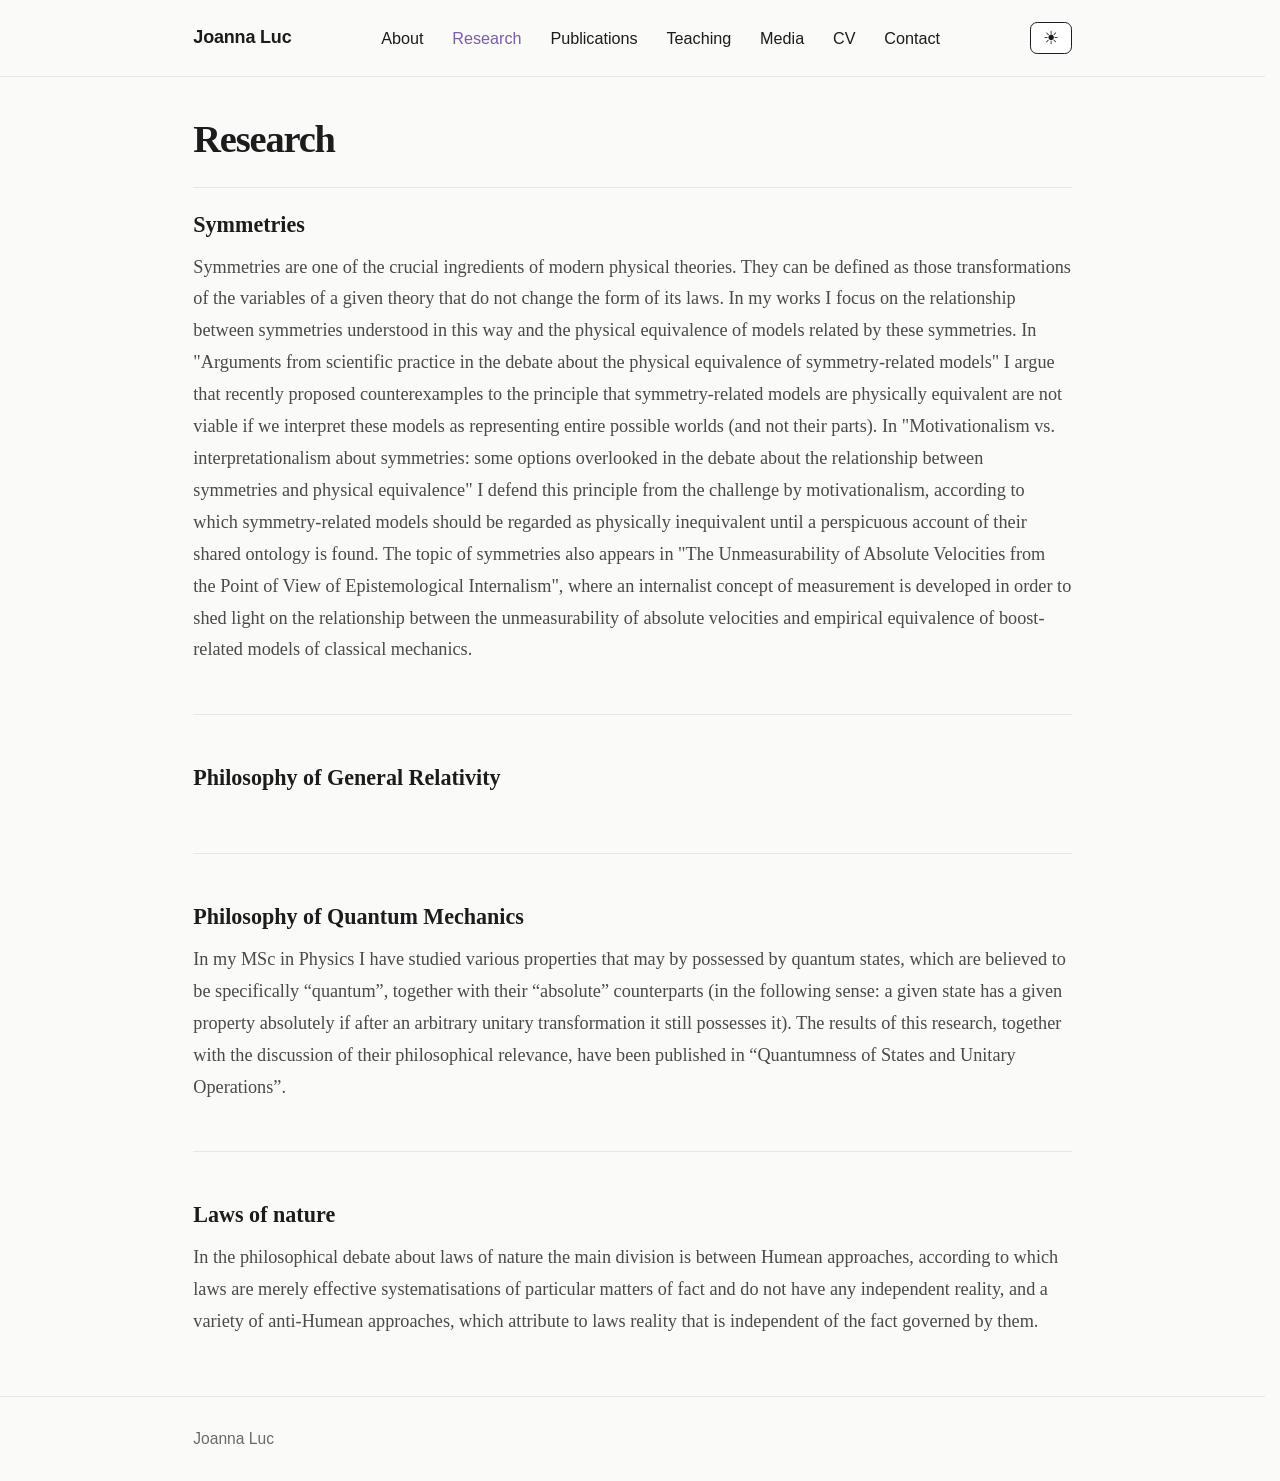
<file: research/index.html>
<!DOCTYPE html>
<html lang="en" id="htmlRoot">
<head>
  <meta charset="UTF-8">
  <meta name="viewport" content="width=device-width, initial-scale=1.0">

  
  <title>Research — Joanna Luc — Academic Portfolio</title>
  <meta name="description" content="Research projects and academic work by Joanna Luc.">
  <meta name="author"      content="Joanna Luc">
  <link rel="canonical" href="https://joannaluc.github.io/research/">

  
  <meta property="og:type"        content="website">
  <meta property="og:title"       content="Research — Joanna Luc — Academic Portfolio">
  <meta property="og:description" content="Research projects and academic work by Joanna Luc.">
  <meta property="og:site_name"   content="Joanna Luc — Academic Portfolio">
  <meta property="og:url"       content="https://joannaluc.github.io/research/">
  

  
  <meta name="twitter:card"        content="summary">
  <meta name="twitter:title"       content="Research — Joanna Luc — Academic Portfolio">
  <meta name="twitter:description" content="Research projects and academic work by Joanna Luc.">
  
  

  
  <link rel="alternate" type="application/rss+xml"
        title="Joanna Luc — Publications"
        href="https://joannaluc.github.io/feed.xml">

  
  <script type="application/ld+json">
  {
    "@context": "https://schema.org",
    "@type": "Person",
    "name": "Joanna Luc", "url": "https://joannaluc.github.io", "jobTitle": "Joanna Luc", "description": "I am a philosopher of physics currently employed at Jagiellonian University. My research interest include topics in the philosophy of physics (foundations of General Relativity and Quantum Mechanics, ", "affiliation": { "@type": "Organization", "name": "Uniwersytet Jagielloński" }
  }
  </script>

  
  
  <script type="application/ld+json">
  {
    "@context": "https://schema.org",
    "@type": "WebSite",
    "name": "Joanna Luc — Academic Portfolio",
    "url": "https://joannaluc.github.io"
  }
  </script>
  

  
  <link rel="preconnect" href="https://doi.org">

  
  <script>try{if(localStorage.getItem('theme')==='dark')document.documentElement.setAttribute('data-theme','dark')}catch(e){}</script>

  
  <link rel="stylesheet" href="/css/main.css">
  
  <style>html { zoom: 120%; }</style>
  
</head>
<body data-theme-color="violet">

  <header class="site-header">
    <div class="container header-inner">
      <a href="/" class="site-name">Joanna Luc</a>
      <button class="nav-toggle" id="navToggle" aria-label="Menu">
        <span></span><span></span><span></span>
      </button>
      <nav class="site-nav" id="siteNav" aria-label="Main navigation">
        
        
        <a href="/about/" class="nav-link ">About</a>
        
        
        
        <a href="/research/" class="nav-link active">Research</a>
        
        
        
        <a href="/publications/" class="nav-link ">Publications</a>
        
        
        
        <a href="/teaching/" class="nav-link ">Teaching</a>
        
        
        
        <a href="/media/" class="nav-link ">Media</a>
        
        
        
        <a href="/cv/" class="nav-link ">CV</a>
        
        
        
        <a href="/contact/" class="nav-link ">Contact</a>
        
        
      </nav>
      <button class="theme-toggle" id="themeToggle" aria-label="Toggle dark mode" title="Tryb ciemny / jasny">☀</button>
    </div>
  </header>

  <main class="site-main" id="main-content">
    <div class="container">
      
  
    <section class="page-section">
  <h1 class="page-title">Research</h1>

  

  
  <div class="research-list">
    
    <div class="research-item">
      <h2 class="research-title">
        
          Symmetries
        
      </h2>
      
      <p class="research-desc">Symmetries are one of the crucial ingredients of modern physical theories. They can be defined as those transformations of the variables of a given theory that do not change the form of its laws. In my works I focus on the relationship between symmetries understood in this way and the physical equivalence of models related by these symmetries. In &quot;Arguments from scientific practice in the debate about the physical equivalence of symmetry-related models&quot; I argue that recently proposed counterexamples to the principle that symmetry-related models are physically equivalent are not viable if we interpret these models as representing entire possible worlds (and not their parts). In &quot;Motivationalism vs. interpretationalism about symmetries: some options overlooked in the debate about the relationship between symmetries and physical equivalence&quot; I defend this principle from the challenge by motivationalism, according to which symmetry-related models should be regarded as physically inequivalent until a perspicuous account of their shared ontology is found. The topic of symmetries also appears in &quot;The Unmeasurability of Absolute Velocities from the Point of View of Epistemological Internalism&quot;, where an internalist concept of measurement is developed in order to shed light on the relationship between the unmeasurability of absolute velocities and empirical equivalence of boost-related models of classical mechanics.</p>
      
    </div>
    
    <div class="research-item">
      <h2 class="research-title">
        
          Philosophy of General Relativity
        
      </h2>
      
    </div>
    
    <div class="research-item">
      <h2 class="research-title">
        
          Philosophy of Quantum Mechanics
        
      </h2>
      
      <p class="research-desc">In my MSc in Physics I have studied various properties that may by possessed by quantum states, which are believed to be specifically “quantum”, together with their “absolute” counterparts (in the following sense: a given state has a given property absolutely if after an arbitrary unitary transformation it still possesses it). The results of this research, together with the discussion of their philosophical relevance, have been published in “Quantumness of States and Unitary Operations”.</p>
      
    </div>
    
    <div class="research-item">
      <h2 class="research-title">
        
          Laws of nature
        
      </h2>
      
      <p class="research-desc">In the philosophical debate about laws of nature the main division is between Humean approaches, according to which laws are merely effective systematisations of particular matters of fact and do not have any independent reality, and a variety of anti-Humean approaches, which attribute to laws reality that is independent of the fact governed by them.</p>
      
    </div>
    
  </div>
  
</section>

  


    </div>
  </main>

  <footer class="site-footer">
    <div class="container">
      <p>Joanna Luc</p>
    </div>
  </footer>

  <script src="/js/main.js"></script>
</body>
</html>
</file>
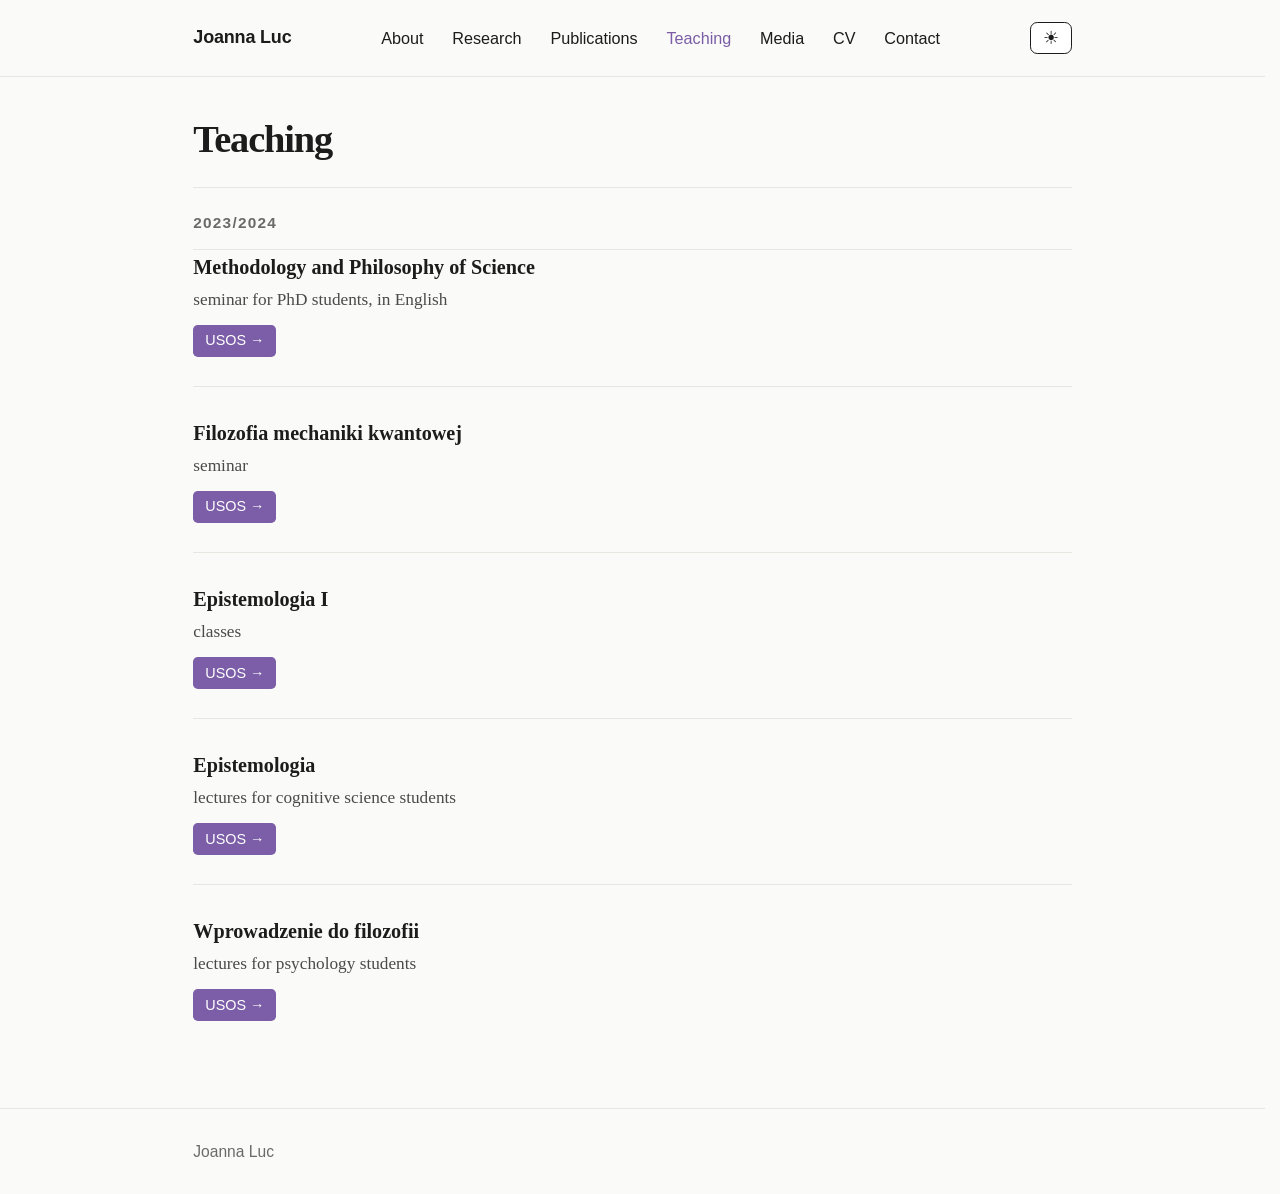
<file: teaching/index.html>
<!DOCTYPE html>
<html lang="en" id="htmlRoot">
<head>
  <meta charset="UTF-8">
  <meta name="viewport" content="width=device-width, initial-scale=1.0">

  
  <title>Teaching — Joanna Luc — Academic Portfolio</title>
  <meta name="description" content="Courses and teaching by Joanna Luc.">
  <meta name="author"      content="Joanna Luc">
  <link rel="canonical" href="https://joannaluc.github.io/teaching/">

  
  <meta property="og:type"        content="website">
  <meta property="og:title"       content="Teaching — Joanna Luc — Academic Portfolio">
  <meta property="og:description" content="Courses and teaching by Joanna Luc.">
  <meta property="og:site_name"   content="Joanna Luc — Academic Portfolio">
  <meta property="og:url"       content="https://joannaluc.github.io/teaching/">
  

  
  <meta name="twitter:card"        content="summary">
  <meta name="twitter:title"       content="Teaching — Joanna Luc — Academic Portfolio">
  <meta name="twitter:description" content="Courses and teaching by Joanna Luc.">
  
  

  
  <link rel="alternate" type="application/rss+xml"
        title="Joanna Luc — Publications"
        href="https://joannaluc.github.io/feed.xml">

  
  <script type="application/ld+json">
  {
    "@context": "https://schema.org",
    "@type": "Person",
    "name": "Joanna Luc", "url": "https://joannaluc.github.io", "jobTitle": "Joanna Luc", "description": "I am a philosopher of physics currently employed at Jagiellonian University. My research interest include topics in the philosophy of physics (foundations of General Relativity and Quantum Mechanics, ", "affiliation": { "@type": "Organization", "name": "Uniwersytet Jagielloński" }
  }
  </script>

  
  
  <script type="application/ld+json">
  {
    "@context": "https://schema.org",
    "@type": "WebSite",
    "name": "Joanna Luc — Academic Portfolio",
    "url": "https://joannaluc.github.io"
  }
  </script>
  

  
  <link rel="preconnect" href="https://doi.org">

  
  <script>try{if(localStorage.getItem('theme')==='dark')document.documentElement.setAttribute('data-theme','dark')}catch(e){}</script>

  
  <link rel="stylesheet" href="/css/main.css">
  
  <style>html { zoom: 120%; }</style>
  
</head>
<body data-theme-color="violet">

  <header class="site-header">
    <div class="container header-inner">
      <a href="/" class="site-name">Joanna Luc</a>
      <button class="nav-toggle" id="navToggle" aria-label="Menu">
        <span></span><span></span><span></span>
      </button>
      <nav class="site-nav" id="siteNav" aria-label="Main navigation">
        
        
        <a href="/about/" class="nav-link ">About</a>
        
        
        
        <a href="/research/" class="nav-link ">Research</a>
        
        
        
        <a href="/publications/" class="nav-link ">Publications</a>
        
        
        
        <a href="/teaching/" class="nav-link active">Teaching</a>
        
        
        
        <a href="/media/" class="nav-link ">Media</a>
        
        
        
        <a href="/cv/" class="nav-link ">CV</a>
        
        
        
        <a href="/contact/" class="nav-link ">Contact</a>
        
        
      </nav>
      <button class="theme-toggle" id="themeToggle" aria-label="Toggle dark mode" title="Tryb ciemny / jasny">☀</button>
    </div>
  </header>

  <main class="site-main" id="main-content">
    <div class="container">
      
  
    <section class="page-section">
  <h1 class="page-title">Teaching</h1>

  

  
  
  <div class="teaching-year-group">
    <h2 class="teaching-year-heading">2023/2024</h2>
    <div class="teaching-list">
      
      <div class="teaching-item">
        <h3 class="teaching-course">Methodology and Philosophy of Science</h3>
        
        
        <p class="teaching-desc">seminar for PhD students, in English</p>
        
        
        <div class="teaching-links">
          <a href="https://www.usosweb.uj.edu.pl/kontroler.php?_action=katalog2/przedmioty/pokazPrzedmiot&amp;kod=SDH-met-wsp-002" target="_blank" rel="noopener" class="teaching-link teaching-link--usos">USOS →</a>
        </div>
        
      </div>
      
      <div class="teaching-item">
        <h3 class="teaching-course">Filozofia mechaniki kwantowej</h3>
        
        
        <p class="teaching-desc">seminar </p>
        
        
        <div class="teaching-links">
          <a href="https://www.usosweb.uj.edu.pl/kontroler.php?_action=katalog2/przedmioty/pokazPrzedmiot&amp;kod=WFz.IF-F2-FAK-ON23" target="_blank" rel="noopener" class="teaching-link teaching-link--usos">USOS →</a>
        </div>
        
      </div>
      
      <div class="teaching-item">
        <h3 class="teaching-course">Epistemologia I</h3>
        
        
        <p class="teaching-desc">classes</p>
        
        
        <div class="teaching-links">
          <a href="https://www.usosweb.uj.edu.pl/kontroler.php?_action=katalog2/przedmioty/pokazPrzedmiot&amp;kod=WFz.IF-F1-OBL-EP01" target="_blank" rel="noopener" class="teaching-link teaching-link--usos">USOS →</a>
        </div>
        
      </div>
      
      <div class="teaching-item">
        <h3 class="teaching-course">Epistemologia</h3>
        
        
        <p class="teaching-desc">lectures for cognitive science students</p>
        
        
        <div class="teaching-links">
          <a href="https://www.usosweb.uj.edu.pl/kontroler.php?_action=katalog2/przedmioty/pokazPrzedmiot&amp;kod=WFz.IF-KEPI03" target="_blank" rel="noopener" class="teaching-link teaching-link--usos">USOS →</a>
        </div>
        
      </div>
      
      <div class="teaching-item">
        <h3 class="teaching-course">Wprowadzenie do filozofii</h3>
        
        
        <p class="teaching-desc">lectures for psychology students</p>
        
        
        <div class="teaching-links">
          <a href="https://www.usosweb.uj.edu.pl/kontroler.php?_action=katalog2/przedmioty/pokazPrzedmiot&amp;kod=WFz.IPs-N-A04b" target="_blank" rel="noopener" class="teaching-link teaching-link--usos">USOS →</a>
        </div>
        
      </div>
      
    </div>
  </div>
  
  
</section>

  


    </div>
  </main>

  <footer class="site-footer">
    <div class="container">
      <p>Joanna Luc</p>
    </div>
  </footer>

  <script src="/js/main.js"></script>
</body>
</html>
</file>
<file: css/main.css>
/* ── Reset ────────────────────────────────────────────────────────────────── */
*, *::before, *::after { box-sizing: border-box; margin: 0; padding: 0; }

/* ── Color themes ─────────────────────────────────────────────────────────── */
:root {
  --bg: #fafaf8;
  --surface: #ffffff;
  --border: #e8e6e1;
  --text: #1c1c1c;
  --text-muted: #4a4a4a;
  --text-light: #6a6a6a;
  --accent: #4a6fa5;
  --accent-hover: #3d5d8f;
  --accent-subtle: #eef2f8;
  --font: 'Georgia', 'Times New Roman', serif;
  --font-sans: -apple-system, BlinkMacSystemFont, 'Segoe UI', sans-serif;
  --container: 780px;
  --nav-h: 64px;
  --theme-transition: background 0.3s, color 0.3s, border-color 0.3s;
}

/* Violet */
[data-theme-color="violet"]  { --accent: #7b5ea7; --accent-hover: #6a4d94; --accent-subtle: #f2edf9; }
/* Teal */
[data-theme-color="teal"]    { --accent: #3a8a7a; --accent-hover: #2d7060; --accent-subtle: #eaf5f3; }
/* Sienna */
[data-theme-color="sienna"]  { --accent: #9a5a3a; --accent-hover: #7d4a2e; --accent-subtle: #f8f0ec; }
/* Sage */
[data-theme-color="sage"]    { --accent: #5a7a5a; --accent-hover: #486248; --accent-subtle: #eef4ee; }
/* Crimson */
[data-theme-color="crimson"] { --accent: #a02030; --accent-hover: #861828; --accent-subtle: #fdf0f2; }
/* Navy */
[data-theme-color="navy"]    { --accent: #2a4a80; --accent-hover: #1e3668; --accent-subtle: #eef2f9; }
/* Amber */
[data-theme-color="amber"]   { --accent: #9a6810; --accent-hover: #7e5410; --accent-subtle: #fdf7ed; }
/* Rose */
[data-theme-color="rose"]    { --accent: #a04060; --accent-hover: #863050; --accent-subtle: #fdf0f4; }
/* Indigo */
[data-theme-color="indigo"]  { --accent: #4a50a0; --accent-hover: #3a4088; --accent-subtle: #f0f0fc; }
/* Forest */
[data-theme-color="forest"]  { --accent: #2a6840; --accent-hover: #1e5430; --accent-subtle: #eef6f1; }

/* Dark mode accent overrides — lighter shades for text readability */
[data-theme="dark"][data-theme-color="blue"]    { --accent: #6b9fd4; --accent-hover: #82b2e2; }
[data-theme="dark"][data-theme-color="violet"]  { --accent: #a888d8; --accent-hover: #be9ee8; }
[data-theme="dark"][data-theme-color="teal"]    { --accent: #50b09e; --accent-hover: #66c4b2; }
[data-theme="dark"][data-theme-color="sienna"]  { --accent: #c87c58; --accent-hover: #de9272; }
[data-theme="dark"][data-theme-color="sage"]    { --accent: #7aa07a; --accent-hover: #90b690; }
[data-theme="dark"][data-theme-color="crimson"] { --accent: #d45568; --accent-hover: #e86880; }
[data-theme="dark"][data-theme-color="navy"]    { --accent: #6a90c8; --accent-hover: #80a6e0; }
[data-theme="dark"][data-theme-color="amber"]   { --accent: #d4a840; --accent-hover: #e8be58; }
[data-theme="dark"][data-theme-color="rose"]    { --accent: #d47898; --accent-hover: #e88caa; }
[data-theme="dark"][data-theme-color="indigo"]  { --accent: #8890d8; --accent-hover: #9aa4e8; }
[data-theme="dark"][data-theme-color="forest"]  { --accent: #60a878; --accent-hover: #74bc8c; }

/* Dark mode — buttons only: dimmed accent background */
[data-theme="dark"] .pub-link--read,
[data-theme="dark"] .btn-download,
[data-theme="dark"] .teaching-link--usos {
  background: color-mix(in srgb, var(--accent) 55%, #1e1e1e);
  color: #e8e8e8;
}
[data-theme="dark"] .pub-link--read:hover,
[data-theme="dark"] .btn-download:hover,
[data-theme="dark"] .teaching-link--usos:hover {
  background: color-mix(in srgb, var(--accent) 68%, #1e1e1e);
}

/* ── Dark mode ────────────────────────────────────────────────────────────── */
[data-theme="dark"] {
  --bg: #141414;
  --surface: #1e1e1e;
  --border: #2e2e2e;
  --text: #e8e8e6;
  --text-muted: #9a9a9a;
  --text-light: #606060;
}

html { font-size: 16px; scroll-behavior: smooth; scrollbar-gutter: stable; }
html, body { transition: var(--theme-transition); }

body {
  font-family: var(--font);
  background: var(--bg);
  color: var(--text);
  line-height: 1.75;
  min-height: 100vh;
  display: flex;
  flex-direction: column;
}

a { color: var(--accent); text-decoration: none; }
a:hover { text-decoration: underline; }

img { max-width: 100%; height: auto; display: block; }

/* ── Container ────────────────────────────────────────────────────────────── */
.container {
  max-width: var(--container);
  margin: 0 auto;
  padding: 0 24px;
}

/* ── Header / Nav ─────────────────────────────────────────────────────────── */
.site-header {
  position: sticky;
  top: 0;
  background: color-mix(in srgb, var(--bg) 95%, transparent);
  backdrop-filter: blur(8px);
  border-bottom: 1px solid var(--border);
  z-index: 50;
  height: var(--nav-h);
  display: flex;
  align-items: center;
  transition: var(--theme-transition);
}

/* ── Dark mode toggle ────────────────────────────────────────── */
.zoom-btns {
  display: flex;
  gap: 2px;
  margin-left: 6px;
  flex-shrink: 0;
}
.zoom-btn {
  background: var(--surface);
  border: 1.5px solid var(--text);
  border-radius: 6px;
  padding: 5px 8px;
  cursor: pointer;
  font-size: 12px;
  font-weight: 600;
  font-family: var(--font-sans);
  color: var(--text);
  line-height: 1;
  transition: background 0.15s, border-color 0.15s;
}
.zoom-btn:hover:not(:disabled) { background: var(--border); border-color: var(--accent); color: var(--accent); }
.zoom-btn:disabled { opacity: 0.35; cursor: default; }

.theme-toggle {
  background: var(--surface);
  border: 1.5px solid var(--text);
  border-radius: 6px;
  padding: 5px 10px;
  cursor: pointer;
  font-size: 15px;
  color: var(--text);
  transition: background 0.15s, border-color 0.15s;
  line-height: 1;
}
.theme-toggle:hover {
  background: var(--border);
  border-color: var(--accent);
}


.header-inner {
  display: flex;
  align-items: center;
  justify-content: space-between;
  width: 100%;
}

.site-name {
  font-family: var(--font-sans);
  font-weight: 600;
  font-size: 15px;
  color: var(--text);
  letter-spacing: -0.01em;
  text-decoration: none;
  white-space: nowrap;
}

.site-nav {
  display: flex;
  gap: 4px;
  flex-wrap: wrap;
}

.nav-link {
  font-family: var(--font-sans);
  font-size: 13.5px;
  color: var(--text);
  text-decoration: none;
  padding: 6px 10px;
  border-radius: 6px;
  transition: color 0.15s, background 0.15s;
  white-space: nowrap;
}

.nav-link:hover {
  color: var(--text);
  background: var(--border);
  text-decoration: none;
}

.nav-link.active {
  color: var(--accent);
  font-weight: 500;
}

.nav-toggle {
  display: none;
  flex-direction: column;
  gap: 5px;
  background: none;
  border: none;
  cursor: pointer;
  padding: 8px;
}

.nav-toggle span {
  display: block;
  width: 22px;
  height: 2px;
  background: var(--text);
  border-radius: 2px;
  transition: transform 0.2s;
}

/* ── Main ─────────────────────────────────────────────────────────────────── */
.site-main {
  flex: 1;
  padding: 24px 0 48px;
  animation: pageFadeIn 0.25s ease;
}

@keyframes pageFadeIn {
  from { opacity: 0; transform: translateY(8px); }
  to   { opacity: 1; transform: translateY(0); }
}

/* ── About / Home ─────────────────────────────────────────────────────────── */
.about-section { width: 100%; }
.site-main:has(.about-section) { padding-top: 48px; }

.about-inner {
  display: grid;
  grid-template-columns: 200px 1fr;
  gap: 56px;
  align-items: start;
}

.about-photo-wrap {
  position: sticky;
  top: calc(var(--nav-h) + 24px);
}

.about-photo-frame {
  width: 200px;
  height: 200px;
  overflow: hidden;
  flex-shrink: 0;
  border: 1px solid var(--border);
}

.about-photo--circle { border-radius: 50%; }
.about-photo--square { border-radius: 8px; }

.about-photo-img {
  width: 100%;
  height: 100%;
  object-fit: cover;
  display: block;
  user-select: none;
}

.about-photo-placeholder {
  width: 200px;
  height: 200px;
  background: var(--border);
  display: flex;
  align-items: center;
  justify-content: center;
  font-family: var(--font-sans);
  font-size: 48px;
  font-weight: 300;
  color: var(--text-light);
}

.about-name {
  font-size: 2rem;
  font-weight: 700;
  letter-spacing: -0.03em;
  line-height: 1.2;
  margin-bottom: 10px;
}

.about-tagline {
  font-family: var(--font-sans);
  font-size: 1rem;
  color: var(--text-muted);
  margin-bottom: 28px;
  font-style: italic;
}

.about-bio p { margin-bottom: 1em; }
.about-bio p:last-child { margin-bottom: 0; }

/* ── Page sections ────────────────────────────────────────────────────────── */
.page-section { width: 100%; }

.page-title {
  font-size: 2rem;
  font-weight: 700;
  letter-spacing: -0.03em;
  margin-bottom: 18px;
  padding-bottom: 12px;
  border-bottom: 1px solid var(--border);
}

.empty-notice {
  color: var(--text-light);
  font-style: italic;
}

.page-intro {
  margin-top: -24px;
  margin-bottom: 40px;
  color: var(--text-light);
  font-size: 1.05rem;
  line-height: 1.7;
  max-width: 72ch;
}

/* ── Research ─────────────────────────────────────────────────────────────── */
.research-list { display: flex; flex-direction: column; gap: 40px; }

.research-item { padding-bottom: 40px; border-bottom: 1px solid var(--border); }
.research-item:last-child { border-bottom: none; padding-bottom: 0; }

.research-title {
  font-size: 1.15rem;
  font-weight: 600;
  margin-bottom: 10px;
  line-height: 1.35;
}

.research-title a { color: var(--text); }
.research-title a:hover { color: var(--accent); text-decoration: none; }

.research-desc { color: var(--text-muted); font-size: 0.95rem; }

/* ── Publications ─────────────────────────────────────────────────────────── */
.publications-list { display: flex; flex-direction: column; gap: 0; }

.pub-card {
  padding: 16px 0;
  border-bottom: 1px solid var(--border);
}

.pub-card:first-child { padding-top: 0; }
.pub-card:last-child { border-bottom: none; }

.pub-title {
  font-size: 1.05rem;
  font-weight: 600;
  line-height: 1.4;
  margin-bottom: 6px;
}

.pub-source {
  font-family: var(--font-sans);
  font-size: 0.88rem;
  color: var(--text-muted);
  margin-bottom: 12px;
  font-style: italic;
}

.pub-links {
  display: flex;
  align-items: center;
  gap: 10px;
  margin-bottom: 12px;
  flex-wrap: wrap;
}

.pub-link {
  font-family: var(--font-sans);
  font-size: 12px;
  font-weight: 600;
  text-transform: uppercase;
  letter-spacing: 0.05em;
  padding: 4px 10px;
  border-radius: 4px;
  text-decoration: none;
  transition: background 0.15s;
}

.pub-link--doi {
  background: none;
  border: none;
  color: var(--text-muted);
  font-size: 13px;
  font-weight: 400;
  text-transform: none;
  letter-spacing: 0;
  padding: 0;
  font-family: 'Courier New', monospace;
  line-height: 1;
}

.pub-link--doi:hover { color: var(--accent); text-decoration: underline; }

.pub-link--read {
  background: var(--accent);
  color: white;
}

.pub-link--read:hover { background: var(--accent-hover); text-decoration: none; }

.pub-link--cite {
  background: none;
  color: var(--text-muted);
  border: 1px solid var(--border);
  cursor: pointer;
  font-family: var(--font-sans);
  font-size: 12px;
  font-weight: 600;
  text-transform: uppercase;
  letter-spacing: 0.05em;
  padding: 4px 10px;
  border-radius: 4px;
  transition: background 0.15s, color 0.15s;
}
.pub-link--cite:hover { background: var(--border); color: var(--text); }

.abstract-toggle {
  font-family: var(--font-sans);
  font-size: 14px;
  color: var(--accent);
  background: none;
  border: none;
  cursor: pointer;
  padding: 0;
  font-weight: 500;
  display: inline-flex;
  align-items: center;
  gap: 5px;
}

.abstract-toggle::before {
  content: '▸';
  display: inline-block;
  transition: transform 0.25s ease;
  font-size: 10px;
}

.abstract-toggle[aria-expanded="true"]::before {
  transform: rotate(90deg);
}

.abstract-toggle:hover { text-decoration: underline; }

.abstract-body {
  margin-top: 12px;
  padding: 0 16px;
  background: var(--surface);
  border-left: 3px solid var(--border);
  border-radius: 0 4px 4px 0;
  max-height: 0;
  overflow: hidden;
  opacity: 0;
  transition: max-height 0.35s ease, opacity 0.3s ease, padding 0.3s ease;
}

.abstract-body.is-open {
  max-height: 1000px;
  opacity: 1;
  padding: 16px;
}

.abstract-body p {
  font-size: 0.9rem;
  color: var(--text-muted);
  line-height: 1.7;
}

/* ── Teaching ─────────────────────────────────────────────────────────────── */
.teaching-year-group { margin-bottom: 48px; }
.teaching-year-group:last-child { margin-bottom: 0; }

.teaching-year-heading {
  font-family: var(--font-sans);
  font-size: 0.8rem;
  font-weight: 600;
  letter-spacing: 0.08em;
  text-transform: uppercase;
  color: var(--text-light);
  padding-bottom: 10px;
  margin-bottom: 0;
  border-bottom: 1px solid var(--border);
}

.teaching-list { display: flex; flex-direction: column; gap: 0; }

.teaching-item {
  padding: 24px 0;
  border-bottom: 1px solid var(--border);
}

.teaching-item:first-child { padding-top: 0; }
.teaching-item:last-child { border-bottom: none; }

.teaching-header {
  margin-bottom: 4px;
}

.teaching-course {
  font-size: 1.05rem;
  font-weight: 600;
}
.teaching-course a {
  color: inherit;
  text-decoration: none;
  border-bottom: 1px solid var(--border);
  transition: border-color 0.15s;
}
.teaching-course a:hover { border-color: var(--accent); color: var(--accent); }

.teaching-year {
  font-family: var(--font-sans);
  font-size: 0.85rem;
  color: var(--text-light);
  white-space: nowrap;
}

.teaching-institution {
  font-family: var(--font-sans);
  font-size: 0.9rem;
  color: var(--text-muted);
  margin-bottom: 6px;
  font-style: italic;
}

.teaching-desc { font-size: 0.9rem; color: var(--text-muted); }

.teaching-links {
  display: flex;
  gap: 8px;
  margin-top: 8px;
}
.teaching-link {
  font-family: var(--font-sans);
  font-size: 12px;
  padding: 3px 10px;
  border-radius: 4px;
  text-decoration: none;
  transition: background 0.15s, color 0.15s;
}
.teaching-link--usos {
  background: var(--accent);
  color: #fff;
}
.teaching-link--usos:hover {
  background: var(--accent-hover);
  text-decoration: none;
}

/* ── Media ────────────────────────────────────────────────────────────────── */
.media-list { display: flex; flex-direction: column; }

/* Border only between adjacent content items, not around headings/dividers */
.media-item { padding: 20px 0; }
.media-item + .media-item { border-top: 1px solid var(--border); }

/* Section heading */
.media-section-heading {
  font-size: 1.1rem;
  font-weight: 600;
  color: var(--text);
  margin: 32px 0 4px;
  padding-bottom: 8px;
  border-bottom: 2px solid var(--accent);
  display: inline-block;
}
.media-item + .media-section-heading { margin-top: 36px; }
.media-section-heading:first-child { margin-top: 0; }

/* Divider */
.media-divider {
  border: none;
  border-top: 1px solid var(--border);
  margin: 28px 0;
}
/* No double border when divider follows a content item */
.media-item + .media-divider { margin-top: 8px; }

.media-item--youtube { width: 100%; }

.media-item--embed { width: 100%; }
.media-item--embed iframe.wp-embedded-content { width: 100% !important; max-width: 100%; }

.media-title {
  font-size: 1.1rem;
  font-weight: 600;
  margin-bottom: 14px;
}

.youtube-wrap {
  position: relative;
  padding-bottom: 56.25%;
  height: 0;
  overflow: hidden;
  border-radius: 8px;
  background: #000;
}

.youtube-wrap iframe {
  position: absolute;
  top: 0; left: 0;
  width: 100%;
  height: 100%;
}

.media-desc {
  font-size: 0.9rem;
  color: var(--text-muted);
  margin-top: 12px;
}

.media-item--article {
  display: block;
  border: 1px solid var(--border);
  border-radius: 10px;
  overflow: hidden;
  text-decoration: none;
  color: inherit;
  transition: box-shadow 0.2s, transform 0.2s;
  background: var(--surface);
}

.media-item--article:hover {
  box-shadow: 0 4px 16px rgba(0,0,0,0.08);
  transform: translateY(-2px);
  text-decoration: none;
}

.article-thumb { width: 100%; height: 200px; overflow: hidden; }
.article-thumb img { width: 100%; height: 100%; object-fit: cover; }

.article-body { padding: 20px 24px 20px; }

.article-title {
  font-size: 1.05rem;
  font-weight: 600;
  line-height: 1.4;
  margin-bottom: 8px;
  color: var(--text);
}

.article-desc {
  font-size: 0.9rem;
  color: var(--text-muted);
  margin-bottom: 14px;
  line-height: 1.6;
}

.article-source {
  display: flex;
  align-items: center;
  gap: 8px;
  font-family: var(--font-sans);
  font-size: 12px;
  color: var(--text-light);
  padding-top: 12px;
  border-top: 1px solid var(--border);
}

.article-favicon { width: 16px; height: 16px; object-fit: contain; border-radius: 3px; flex-shrink: 0; }
.source-name { font-weight: 600; color: var(--text-muted); }
.article-date { color: var(--text-light); }
.article-share-icon {
  margin-left: auto;
  display: flex;
  align-items: center;
  justify-content: center;
  width: 28px;
  height: 28px;
  border-radius: 50%;
  border: 1px solid var(--border);
  color: var(--text-muted);
  flex-shrink: 0;
  cursor: pointer;
  transition: background 0.15s, color 0.15s, border-color 0.15s;
}
.article-share-icon:hover {
  background: var(--accent);
  border-color: var(--accent);
  color: #fff;
}

/* Share menu */
.share-menu {
  background: var(--surface);
  border: 1px solid var(--border);
  border-radius: 10px;
  box-shadow: 0 6px 24px rgba(0,0,0,0.13);
  z-index: 9999;
  overflow: hidden;
}
.share-menu-item {
  display: flex;
  align-items: center;
  gap: 10px;
  width: 100%;
  padding: 10px 14px;
  background: none;
  border: none;
  cursor: pointer;
  font-size: 13px;
  color: var(--text);
  text-align: left;
  transition: background 0.12s;
}
.share-menu-item:hover { background: var(--bg); }
.share-menu-icon {
  width: 20px;
  text-align: center;
  font-size: 12px;
  font-weight: 700;
  color: var(--text-muted);
  font-style: normal;
}

/* ── CV ───────────────────────────────────────────────────────────────────── */
.cv-actions { margin: 32px 0 48px; text-align: center; }

.btn-download {
  display: inline-block;
  font-family: var(--font-sans);
  font-size: 14px;
  font-weight: 600;
  padding: 10px 22px;
  background: var(--accent);
  color: white;
  border-radius: 6px;
  text-decoration: none;
  transition: background 0.15s;
}

.btn-download:hover { background: var(--accent-hover); text-decoration: none; }

.cv-section { margin-bottom: 48px; }

.cv-section-title {
  font-family: var(--font-sans);
  font-size: 11px;
  font-weight: 700;
  text-transform: uppercase;
  letter-spacing: 0.1em;
  color: var(--text-light);
  margin-bottom: 20px;
  padding-bottom: 8px;
  border-bottom: 1px solid var(--border);
}

.cv-entry { padding: 16px 0; border-bottom: 1px solid var(--border); }
.cv-entry:last-child { border-bottom: none; }

.cv-entry-header {
  display: flex;
  justify-content: space-between;
  align-items: baseline;
  gap: 16px;
}

.cv-entry-title { font-weight: 600; font-size: 1rem; }

.cv-entry-year {
  font-family: var(--font-sans);
  font-size: 0.85rem;
  color: var(--text-light);
  white-space: nowrap;
}

.cv-entry-institution {
  font-family: var(--font-sans);
  font-size: 0.9rem;
  color: var(--text-muted);
  margin-top: 2px;
  font-style: italic;
}

.cv-entry-desc {
  font-size: 0.9rem;
  color: var(--text-muted);
  margin-top: 6px;
}

.cv-pdf { margin-top: 48px; }

.cv-iframe-wrap {
  background: #eaeaea;
  border-radius: 10px;
  padding: 10px;
  margin-top: 16px;
}

.cv-iframe {
  width: 100%;
  height: 600px;
  border: none;
  border-radius: 4px;
  display: block;
}

/* ── Contact ──────────────────────────────────────────────────────────────── */
.contact-block { margin-bottom: 40px; }

.contact-row {
  display: grid;
  grid-template-columns: 120px 1fr;
  gap: 16px;
  padding: 14px 0;
  border-bottom: 1px solid var(--border);
}

.contact-row:first-child { border-top: 1px solid var(--border); }

.contact-label {
  font-family: var(--font-sans);
  font-size: 12px;
  font-weight: 600;
  text-transform: uppercase;
  letter-spacing: 0.05em;
  color: var(--text-light);
  padding-top: 2px;
}

.contact-value { font-size: 0.95rem; }

.contact-links {
  display: flex;
  gap: 12px;
  flex-wrap: wrap;
}

.contact-link {
  font-family: var(--font-sans);
  font-size: 13px;
  font-weight: 500;
  padding: 8px 18px;
  border: 2.5px solid var(--border);
  border-radius: 6px;
  color: var(--text-muted);
  text-decoration: none;
  transition: all 0.15s;
}

.contact-link:hover {
  border-color: var(--accent);
  color: var(--accent);
  text-decoration: none;
}

/* ── Dark mode — element overrides ───────────────────────────────────────── */
[data-theme="dark"] .cv-iframe-wrap {
  background: #2e2e2e;
}

[data-theme="dark"] .cv-iframe {
  filter: invert(0.88) hue-rotate(180deg);
}

[data-theme="dark"] .media-item--embed iframe.wp-embedded-content {
  filter: brightness(0.75);
}

[data-theme="dark"] .abstract-body {
  background: #252525;
  border-left-color: #3a3a3a;
}

[data-theme="dark"] .media-item--article {
  background: var(--surface);
  border-color: var(--border);
}

[data-theme="dark"] .pub-link--doi {
  color: #888;
}

[data-theme="dark"] .about-photo-placeholder {
  background: #2a2a2a;
}

/* ── Publications: filter bar ────────────────────────────────────────────── */
.pub-filter-bar {
  display: flex;
  gap: 6px;
  flex-wrap: wrap;
  align-items: center;
  margin-bottom: 32px;
}

.pub-filter-label {
  font-family: var(--font-sans);
  font-size: 12px;
  text-transform: uppercase;
  letter-spacing: 0.05em;
  color: var(--text-muted);
  margin-right: 2px;
}

.pub-filter-btn {
  font-family: var(--font-sans);
  font-size: 12px;
  font-weight: 600;
  padding: 4px 12px;
  border-radius: 20px;
  border: 1px solid var(--border);
  background: none;
  color: var(--text-muted);
  cursor: pointer;
  transition: background 0.15s, color 0.15s, border-color 0.15s;
}
.pub-filter-btn:hover { background: var(--border); color: var(--text); }
.pub-filter-btn.active {
  background: var(--accent);
  border-color: var(--accent);
  color: white;
}

/* ── Publications: tag pills on card ────────────────────────────────────── */
.pub-tags {
  display: flex;
  flex-wrap: wrap;
  gap: 5px;
  margin-bottom: 8px;
}

.pub-tag-pill {
  font-family: var(--font-sans);
  font-size: 11px;
  font-weight: 600;
  padding: 2px 9px;
  border-radius: 20px;
  background: var(--accent-subtle);
  color: var(--accent);
  border: 1px solid color-mix(in srgb, var(--accent) 25%, transparent);
  white-space: nowrap;
  letter-spacing: 0.01em;
}

[data-theme="dark"] .pub-tag-pill {
  background: color-mix(in srgb, var(--accent) 15%, transparent);
  border-color: color-mix(in srgb, var(--accent) 30%, transparent);
  color: var(--accent);
}


/* ── Citation modal ──────────────────────────────────────────────────────── */
.cite-overlay {
  position: fixed;
  inset: 0;
  background: rgba(0,0,0,0.45);
  z-index: 1000;
  display: flex;
  align-items: center;
  justify-content: center;
  padding: 20px;
}

.cite-modal {
  background: var(--surface);
  border-radius: var(--radius);
  padding: 24px;
  max-width: 560px;
  width: 100%;
  box-shadow: 0 8px 32px rgba(0,0,0,0.18);
  position: relative;
}

.cite-modal-header {
  display: flex;
  justify-content: space-between;
  align-items: center;
  margin-bottom: 16px;
}

.cite-modal-header h3 {
  font-size: 15px;
  font-weight: 600;
}

.cite-close {
  background: none;
  border: none;
  font-size: 16px;
  cursor: pointer;
  color: var(--text-muted);
  padding: 4px;
}
.cite-close:hover { color: var(--text); }

.cite-tabs {
  display: flex;
  gap: 4px;
  margin-bottom: 16px;
}

.cite-tab {
  font-family: var(--font-sans);
  font-size: 13px;
  font-weight: 600;
  padding: 6px 16px;
  border: 1px solid var(--border);
  border-radius: 4px;
  background: none;
  color: var(--text-muted);
  cursor: pointer;
  transition: background 0.15s;
}
.cite-tab.active {
  background: var(--accent);
  border-color: var(--accent);
  color: white;
}

.cite-text {
  background: var(--bg);
  border: 1px solid var(--border);
  border-radius: 4px;
  padding: 14px;
  font-size: 13px;
  line-height: 1.7;
  white-space: pre-wrap;
  word-break: break-word;
  font-family: 'Courier New', monospace;
  color: var(--text);
  min-height: 80px;
  margin-bottom: 14px;
}

.cite-copy-btn {
  background: var(--accent);
  color: white;
  border: none;
  border-radius: 4px;
  padding: 8px 18px;
  font-size: 13px;
  font-weight: 600;
  cursor: pointer;
  transition: background 0.15s;
  font-family: var(--font-sans);
}
.cite-copy-btn:hover { background: var(--accent-hover); }

.cite-copied {
  margin-left: 10px;
  color: var(--success);
  font-size: 13px;
  font-weight: 600;
}

[data-theme="dark"] .cite-modal { background: #1e1e1e; }
[data-theme="dark"] .cite-text  { background: #141414; border-color: #3a3a3a; color: #e0e0e0; }
[data-theme="dark"] .pub-filter-btn { border-color: #3a3a3a; color: #aaa; }
[data-theme="dark"] .pub-filter-btn:hover { background: #2a2a2a; }
[data-theme="dark"] .pub-filter-btn.active {
  background: color-mix(in srgb, var(--accent) 55%, #1e1e1e);
  border-color: color-mix(in srgb, var(--accent) 55%, #1e1e1e);
  color: #e8e8e8;
}
[data-theme="dark"] .pub-filter-btn.active:hover {
  background: color-mix(in srgb, var(--accent) 68%, #1e1e1e);
}
[data-theme="dark"] .pub-year-heading { border-color: #2a2a2a; }
[data-theme="dark"] .pub-link--cite { border-color: #3a3a3a; color: #888; }

/* ── Footer ───────────────────────────────────────────────────────────────── */
.site-footer {
  border-top: 1px solid var(--border);
  padding: 24px 0;
  font-family: var(--font-sans);
  font-size: 13px;
  color: var(--text-light);
}

/* ── Responsive ───────────────────────────────────────────────────────────── */
@media (max-width: 640px) {
  .site-nav { display: none; flex-direction: column; position: absolute; top: var(--nav-h); left: 0; right: 0; background: var(--surface); border-bottom: 1px solid var(--border); padding: 12px; z-index: 100; }
  .site-nav.open { display: flex; }
  .site-header { position: relative; }
  .nav-toggle { display: flex; }

  .about-inner { grid-template-columns: 1fr; gap: 28px; }
  .about-photo-wrap { position: static; display: flex; justify-content: center; }
  .about-photo-frame, .about-photo-placeholder { width: 140px; height: 140px; }
  .about-name { font-size: 1.6rem; }

  .page-title { font-size: 1.6rem; }
  .teaching-header { flex-direction: column; gap: 2px; }
  .cv-entry-header { flex-direction: column; gap: 2px; }
  .contact-row { grid-template-columns: 1fr; gap: 4px; }
  .cv-iframe { height: 400px; }
  .cv-iframe-wrap { padding: 6px; }
}
</file>
